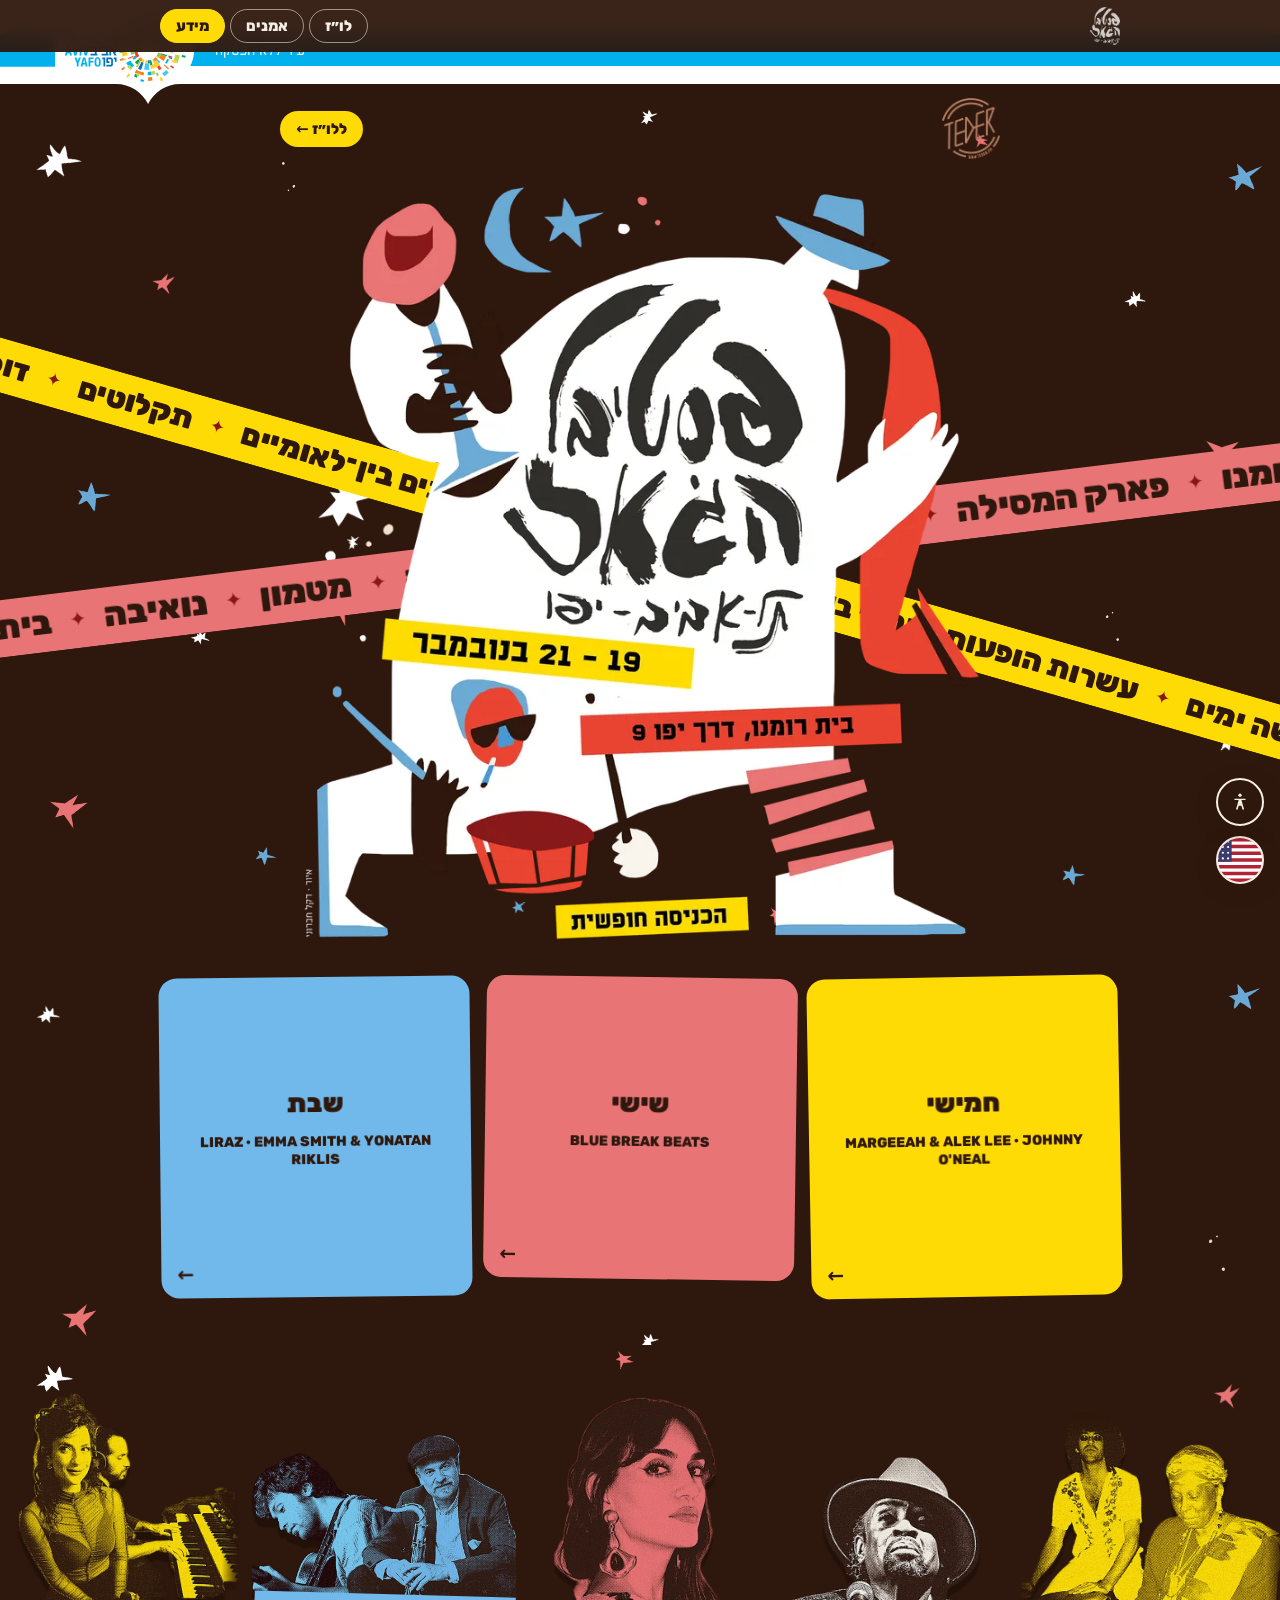
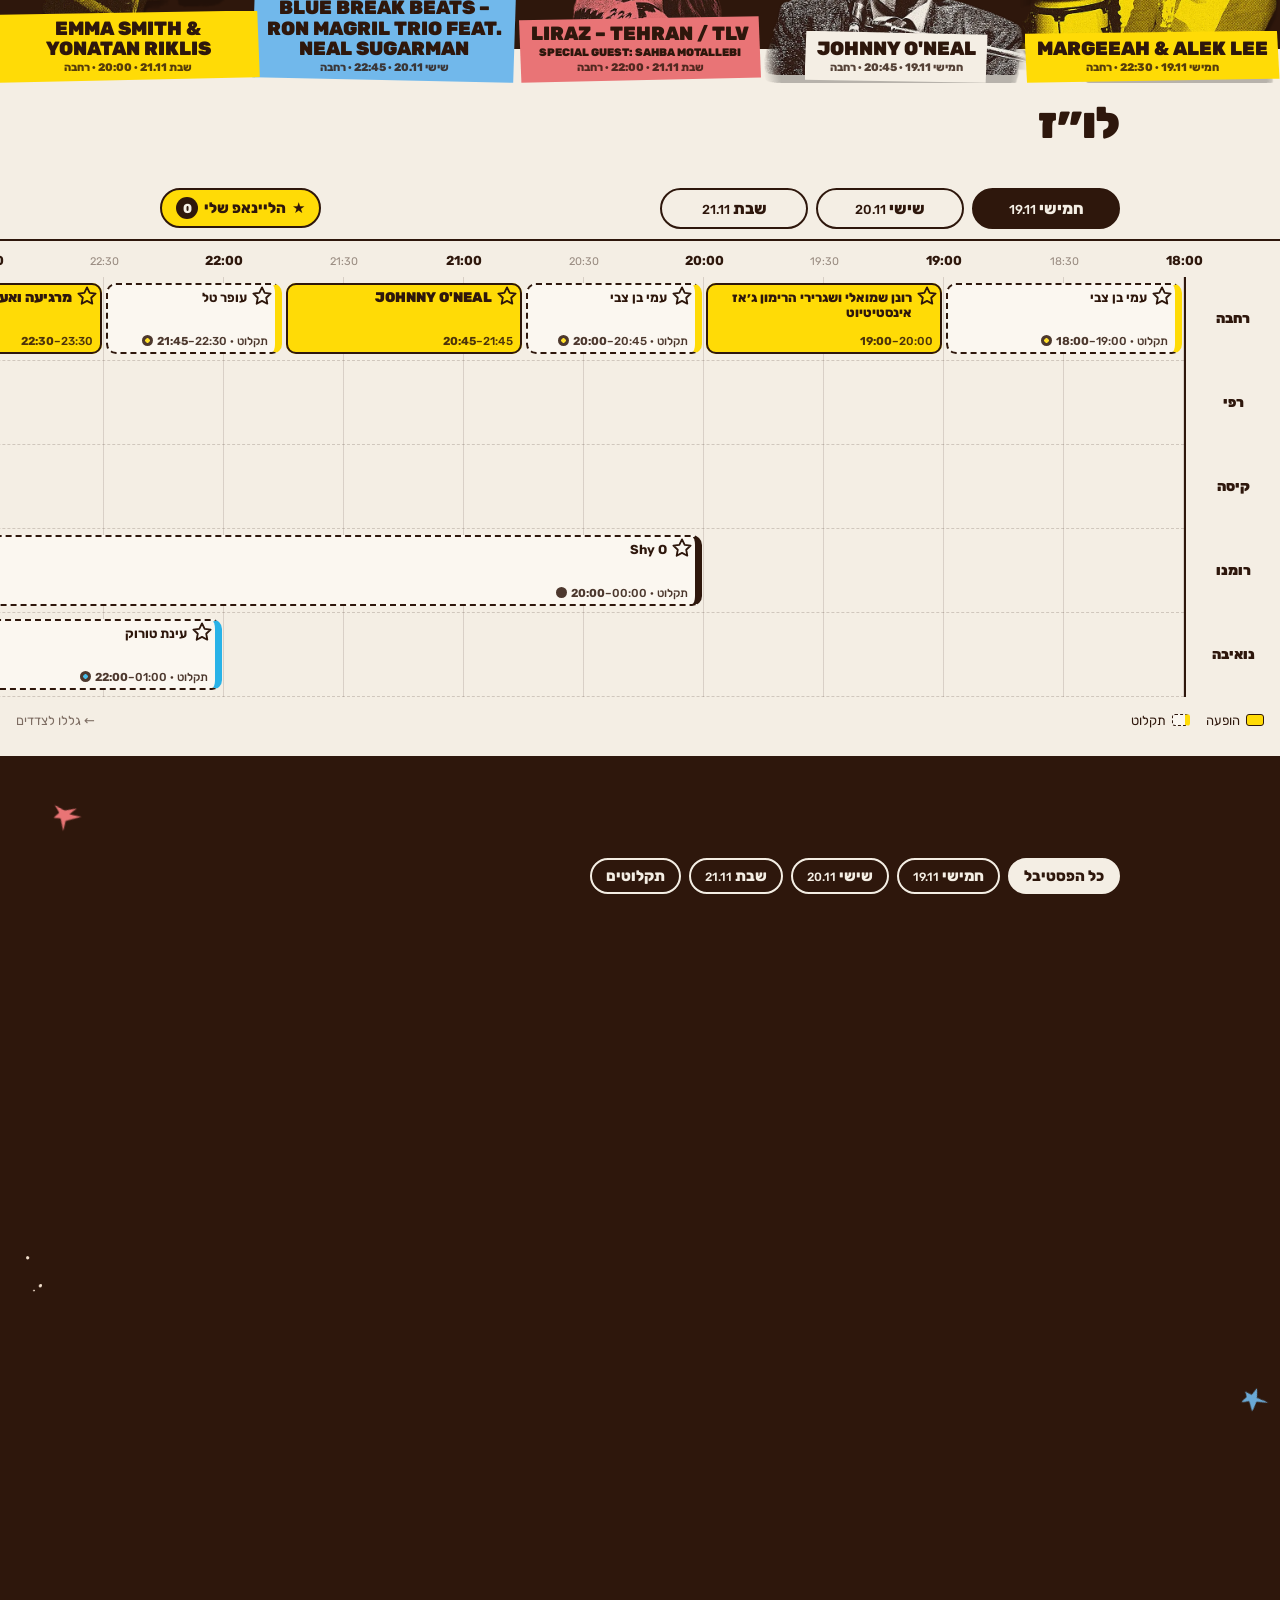
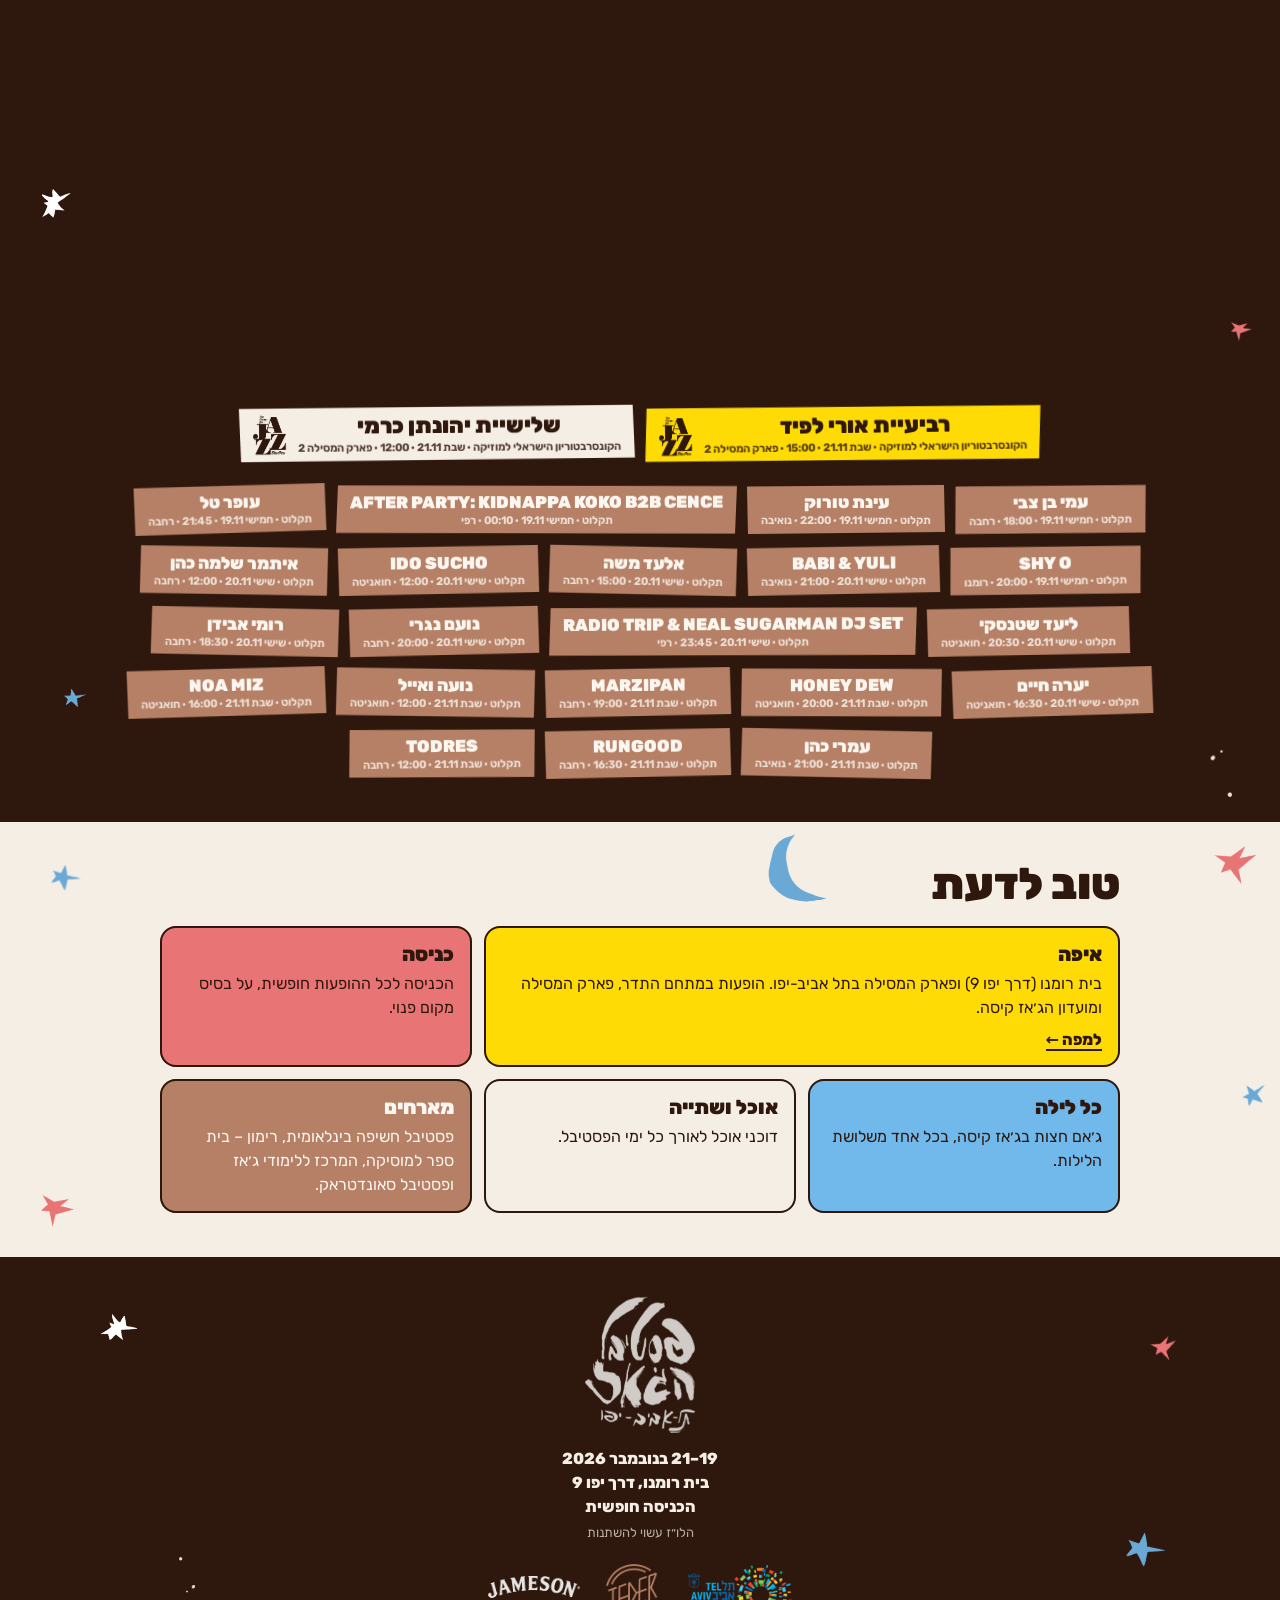
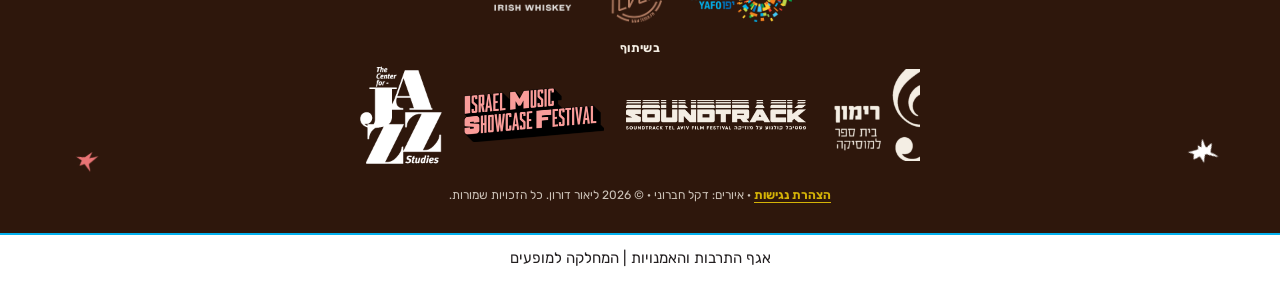
<file: index.html>
<!doctype html>
<html lang="he" dir="rtl">
<head>
<meta charset="utf-8">
<meta name="viewport" content="width=device-width, initial-scale=1, viewport-fit=cover">
<title>פסטיבל הג'אז תל אביב-יפו 2026</title>
<meta name="description" content="פסטיבל הג'אז תל אביב-יפו · 19–21 בנובמבר 2026 · בית רומנו, דרך יפו 9 · הכניסה חופשית">
<meta name="theme-color" content="#2E170C">
<meta property="og:title" content="פסטיבל הג'אז תל אביב-יפו 2026">
<meta property="og:description" content="19–21 בנובמבר · בית רומנו, דרך יפו 9 · הכניסה חופשית">
<link rel="canonical" href="https://tlvjazzfest26.com/">
<link rel="alternate" hreflang="he" href="https://tlvjazzfest26.com/">
<link rel="alternate" hreflang="en" href="https://tlvjazzfest26.com/en">
<meta property="og:type" content="website">
<meta property="og:url" content="https://tlvjazzfest26.com/">
<meta property="og:site_name" content="פסטיבל הג'אז תל אביב-יפו 2026">
<meta property="og:locale" content="he_IL">
<meta name="twitter:card" content="summary_large_image">
<link rel="alternate" hreflang="x-default" href="https://tlvjazzfest26.com/">
<meta property="og:image" content="https://tlvjazzfest26.com/assets/poster-1400.jpg">
<script type="application/ld+json">
{
 "@context": "https://schema.org",
 "@type": "Festival",
 "name": "פסטיבל הג'אז תל אביב-יפו 2026",
 "alternateName": "Tel Aviv-Yafo Jazz Festival 2026",
 "description": "פסטיבל הג'אז תל אביב-יפו · 19–21 בנובמבר 2026 · בית רומנו, דרך יפו 9 · הכניסה חופשית",
 "url": "https://tlvjazzfest26.com/",
 "inLanguage": "he",
 "image": [
  "https://tlvjazzfest26.com/assets/poster-1400.jpg"
 ],
 "startDate": "2026-11-19",
 "endDate": "2026-11-21",
 "eventStatus": "https://schema.org/EventScheduled",
 "eventAttendanceMode": "https://schema.org/OfflineEventAttendanceMode",
 "isAccessibleForFree": true,
 "offers": {
  "@type": "Offer",
  "price": "0",
  "priceCurrency": "ILS",
  "availability": "https://schema.org/InStock",
  "url": "https://tlvjazzfest26.com/"
 },
 "location": {
  "@type": "Place",
  "name": "בית רומנו",
  "address": {
   "@type": "PostalAddress",
   "streetAddress": "דרך יפו 9",
   "addressLocality": "תל אביב-יפו",
   "addressCountry": "IL"
  }
 }
}
</script>
<link rel="icon" href="favicon.ico" sizes="any">
<link rel="icon" type="image/png" href="favicon.png">
<link rel="apple-touch-icon" href="apple-touch-icon.png">
<link rel="preload" href="fonts/rubik.woff2" as="font" type="font/woff2" crossorigin>
<link rel="stylesheet" href="style.css?v=20261117b" onerror="var n=+(this.dataset.r||0);if(n<4){this.dataset.r=n+1;var h=this.href.split('&r=')[0],l=this;setTimeout(function(){l.href=h+'&r='+(n+1)+'-'+Date.now()},500*(n+1))}">
<link rel="preload" as="script" href="data.js?v=20261117b">
<link rel="preload" as="script" href="names.js?v=20261117b">
<link rel="preload" as="script" href="lineup.js?v=20261117b">
<link rel="preload" as="script" href="artists-info.js?v=20261117b">
<link rel="preload" as="script" href="app.js?v=20261117b">
<link rel="preload" as="script" href="a11y.js?v=20261117b">
</head>
<body>

<nav class="topnav" id="topnav" aria-label="ניווט">
  <a class="tn-home" href="#top" aria-label="לראש העמוד"><img src="assets/logo-cream.png" alt="" width="615" height="760"></a>
  <div class="tn-links">
    <a href="#schedule">לו״ז</a>
    <a href="#artists">אמנים</a>
    <a href="#info">מידע</a>
  </div>
</nav>

<a class="lang-fab" href="en" lang="en" hreflang="en" aria-label="English" title="English"><svg viewBox="0 0 38 20" preserveAspectRatio="xMidYMid slice" aria-hidden="true"><rect width="38" height="20" fill="#fff"/><path d="M0 0h38v1.54H0zM0 3.08h38v1.54H0zM0 6.15h38v1.54H0zM0 9.23h38v1.54H0zM0 12.31h38v1.54H0zM0 15.38h38v1.54H0zM0 18.46h38V20H0z" fill="#B22234"/><rect width="15.2" height="10.77" fill="#3C3B6E"/><g fill="#fff"><circle cx="1.6" cy="1.5" r=".5"/><circle cx="4.0" cy="1.5" r=".5"/><circle cx="6.4" cy="1.5" r=".5"/><circle cx="8.8" cy="1.5" r=".5"/><circle cx="11.2" cy="1.5" r=".5"/><circle cx="13.6" cy="1.5" r=".5"/><circle cx="1.6" cy="4.1" r=".5"/><circle cx="4.0" cy="4.1" r=".5"/><circle cx="6.4" cy="4.1" r=".5"/><circle cx="8.8" cy="4.1" r=".5"/><circle cx="11.2" cy="4.1" r=".5"/><circle cx="13.6" cy="4.1" r=".5"/><circle cx="1.6" cy="6.7" r=".5"/><circle cx="4.0" cy="6.7" r=".5"/><circle cx="6.4" cy="6.7" r=".5"/><circle cx="8.8" cy="6.7" r=".5"/><circle cx="11.2" cy="6.7" r=".5"/><circle cx="13.6" cy="6.7" r=".5"/><circle cx="1.6" cy="9.3" r=".5"/><circle cx="4.0" cy="9.3" r=".5"/><circle cx="6.4" cy="9.3" r=".5"/><circle cx="8.8" cy="9.3" r=".5"/><circle cx="11.2" cy="9.3" r=".5"/><circle cx="13.6" cy="9.3" r=".5"/></g></svg></a>

<div class="muni" role="region" aria-label="עיריית תל אביב-יפו"><div class="muni-bar" aria-hidden="true"></div><img class="muni-art" src="assets/muni/muni-band.svg" alt="עיריית תל אביב-יפו, עיר ללא הפסקה" width="470" height="159"><a class="muni-link" href="https://www.tel-aviv.gov.il" target="_blank" rel="noopener" aria-label="לאתר עיריית תל אביב-יפו, נפתח בחלון חדש"></a></div>

<header class="hero" id="top">
  <div class="sky" id="sky" aria-hidden="true"></div>
  <div class="hero-top">
    <img class="teder" src="assets/teder.png" alt="Teder">
    <a class="pill-link" href="#schedule">ללו״ז ←</a>
  </div>
  <h1 class="poster">
    <img class="poster-stars" src="assets/poster-stars-800.png" srcset="assets/poster-stars-800.webp 800w, assets/poster-stars-1400.webp 1400w" sizes="(min-width: 760px) 720px, 100vw" width="1400" height="1523" alt="" aria-hidden="true">
    <div class="ribbon" aria-label="במות הפסטיבל">
      <div class="rb-track" id="rb-track">
        <span>בית רומנו</span><i>✦</i><span>פארק המסילה</span><i>✦</i><span>רחבה</span><i>✦</i><span>רפי</span><i>✦</i><span>חואניטה</span><i>✦</i><span>קיסה</span><i>✦</i><span>מטמון</span><i>✦</i><span>נואיבה</span><i>✦</i>
      </div>
    </div>
    <div class="ribbon ribbon-info" aria-hidden="true">
      <div class="rb-track" id="rb-info"><span><b>שלושה ימים</b></span><i>✦</i><span>עשרות הופעות ברחבי בית רומנו ופארק המסילה</span><i>✦</i><span>אמנים בין־לאומיים</span><i>✦</i><span>תקלוטים</span><i>✦</i><span>דוכני אוכל</span><i>✦</i></div>
    </div>
    <picture>
      <source type="image/webp" srcset="assets/poster-art-800.webp 800w, assets/poster-art-1400.webp 1400w" sizes="(min-width: 760px) 720px, 100vw">
      <img src="assets/poster-art-800.png" srcset="assets/poster-art-800.png 800w, assets/poster-art-1400.png 1400w" sizes="(min-width: 760px) 720px, 100vw"
           width="1400" height="1523" alt="פסטיבל הג'אז תל אביב-יפו · 19–21 בנובמבר · בית רומנו, דרך יפו 9 · הכניסה חופשית" fetchpriority="high">
    </picture>
  </h1>
</header>


<section class="about">
  <p><b>שלושה ימים</b>&nbsp;<i>·</i> עשרות הופעות ברחבי בית רומנו ופארק המסילה&nbsp;<i>·</i> <span class="nw">אמנים בין־לאומיים</span>&nbsp;<i>·</i> תקלוטים&nbsp;<i>·</i> דוכני אוכל</p>
</section>

<section class="days" id="days" aria-labelledby="days-title">
  <h2 id="days-title" class="sr-only">שלושה ערבים</h2>
  <div class="day-cards" id="day-cards"></div>
</section>

<section class="headliners" aria-labelledby="hl-title">
  <h2 id="hl-title" class="sr-only">ההדליינרים</h2>
  <ul class="hl-list" id="hl-list"></ul>
</section>

<section class="schedule" id="schedule" aria-labelledby="sch-title">
  <div class="sch-head">
    <h2 id="sch-title" class="section-title dark">לו״ז</h2>
    <p class="hint">הקישו על <b>☆</b> כדי להוסיף הופעה לליינאפ שלכם</p>
  </div>

  <div class="controls" id="controls">
    <div class="tabs" role="tablist" id="tabs">
      <button role="tab" data-day="thu">חמישי <small>19.11</small></button>
      <button role="tab" data-day="fri">שישי <small>20.11</small></button>
      <button role="tab" data-day="sat">שבת <small>21.11</small></button>
    </div>
    <button class="mine" id="mine" aria-pressed="false"><span class="mine-star">★</span> <span class="mine-label">הליינאפ שלי</span> <span class="count" id="count">0</span></button>
  </div>

  <div id="grid-view">
    <div class="scroller" id="scroller">
      <div class="grid" id="grid"></div>
    </div>
    <div class="legend">
      <span><i class="lg lg-live"></i>הופעה</span>
      <span><i class="lg lg-dj"></i>תקלוט</span>
      <span class="swipe">← גללו לצדדים</span>
    </div>
  </div>

  <div id="mine-view" hidden></div>
</section>

<section class="artists" id="artists" aria-labelledby="ar-title">
  <h2 id="ar-title" class="section-title">האמנים</h2>
  <div class="ar-filters" role="tablist" id="ar-filters">
    <button role="tab" data-f="all" aria-selected="true">כל הפסטיבל</button>
    <button role="tab" data-f="thu">חמישי <small>19.11</small></button>
    <button role="tab" data-f="fri">שישי <small>20.11</small></button>
    <button role="tab" data-f="sat">שבת <small>21.11</small></button>
    <button role="tab" data-f="dj">תקלוטים</button>
  </div>
  <ul class="ar-list" id="ar-list"></ul>
</section>

<section class="info" id="info" aria-labelledby="info-title">
  <h2 id="info-title" class="section-title dark">טוב לדעת</h2>
  <div class="info-grid">
    <div class="info-card c-yellow">
      <h3>איפה</h3>
      <p>בית רומנו (דרך יפו 9) ופארק המסילה בתל אביב-יפו. הופעות במתחם התדר, פארק המסילה ומועדון הג׳אז קיסה.</p>
      <a class="info-link" href="https://www.google.com/maps/search/?api=1&amp;query=%D7%91%D7%99%D7%AA+%D7%A8%D7%95%D7%9E%D7%A0%D7%95+%D7%93%D7%A8%D7%9A+%D7%99%D7%A4%D7%95+9+%D7%AA%D7%9C+%D7%90%D7%91%D7%99%D7%91" target="_blank" rel="noopener">למפה ←</a>
    </div>
    <div class="info-card c-pink">
      <h3>כניסה</h3>
      <p>הכניסה לכל ההופעות חופשית, על בסיס מקום פנוי.</p>
    </div>
    <div class="info-card c-blue">
      <h3>כל לילה</h3>
      <p>ג׳אם חצות בג׳אז קיסה, בכל אחד משלושת הלילות.</p>
    </div>
    <div class="info-card c-cream">
      <h3>אוכל ושתייה</h3>
      <p>דוכני אוכל לאורך כל ימי הפסטיבל.</p>
    </div>
    <div class="info-card c-tan">
      <h3>מארחים</h3>
      <p>פסטיבל חשיפה בינלאומית, רימון – בית ספר למוסיקה, המרכז ללימודי ג׳אז ופסטיבל סאונדטראק.</p>
    </div>
  </div>
</section>

<footer class="footer">
  <img class="logo-small" src="assets/logo-cream.png" alt="" width="615" height="760">
  <p class="f-dates">19–21 בנובמבר 2026<br>בית רומנו, דרך יפו 9<br>הכניסה חופשית</p>
  <p class="f-note">הלו״ז עשוי להשתנות</p>
  <div class="partners">
    <img src="assets/partners/tlv-muni.png" alt="עיריית תל אביב-יפו" class="p-tlv" width="520" height="284">
    <img src="assets/teder.png" alt="Teder" class="p-teder">
    <img src="assets/jameson.png" alt="Jameson" class="p-jameson">
  </div>
  <p class="p-label">בשיתוף</p>
  <div class="partners collab">
    <img src="assets/partners/rimon.png" alt="רימון – בית ספר למוסיקה" class="p-rimon" width="300" height="300">
    <img src="assets/partners/soundtrack-wide.png" alt="Soundtrack – פסטיבל קולנוע על מוזיקה" class="p-soundtrack" width="640" height="106">
    <img src="assets/partners/imsf.png" alt="פסטיבל חשיפה – Israel Music Showcase Festival" class="p-imsf" width="560" height="215">
    <img src="assets/partners/csj-white.png" alt="המרכז ללימודי ג׳אז" class="p-csj" width="246" height="300">
  </div>
  <p class="f-legal"><a href="accessibility.html">הצהרת נגישות</a><span aria-hidden="true"> · </span>איורים: דקל חברוני<span aria-hidden="true"> · </span>© 2026 ליאור דורון. כל הזכויות שמורות.</p>
</footer>
<div class="muni-foot" role="region" aria-label="הפקה"><p class="mf-text">אגף התרבות והאמנויות | המחלקה למופעים</p></div>

<dialog class="artist" id="artist" aria-labelledby="artist-title" autofocus tabindex="-1">
  <div class="a-sheet">
    <button class="a-close" aria-label="סגירה">✕</button>
    <div id="artist-body"></div>
    <div class="a-bar" aria-hidden="true"><div class="a-thumb"></div></div>
  </div>
</dialog>


<script>
// Loads the scripts in order; a file that fails (e.g. a brief 503 from the host) is retried up to 4 times.
(function () {
  var q = "?v=20261117b", files = ["data.js", "names.js", "lineup.js", "artists-info.js", "app.js", "a11y.js"], i = 0;
  function go(n) {
    if (i >= files.length) return;
    var s = document.createElement("script");
    s.src = files[i] + q + (n ? "&r=" + n + "-" + Date.now() : "");
    s.async = false;
    s.onload = function () { i++; go(0); };
    s.onerror = function () { s.remove(); if (n < 4) setTimeout(function () { go(n + 1); }, 500 * (n + 1)); else { i++; go(0); } };
    document.body.appendChild(s);
  }
  go(0);
})();
</script>
<!-- Cloudflare Web Analytics --><script type='module' src='https://static.cloudflareinsights.com/beacon.min.js' data-cf-beacon='{"token": "c4f76a6f6a6c406689805dda55ef9c92"}'></script><!-- End Cloudflare Web Analytics -->
</body>
</html>
</file>
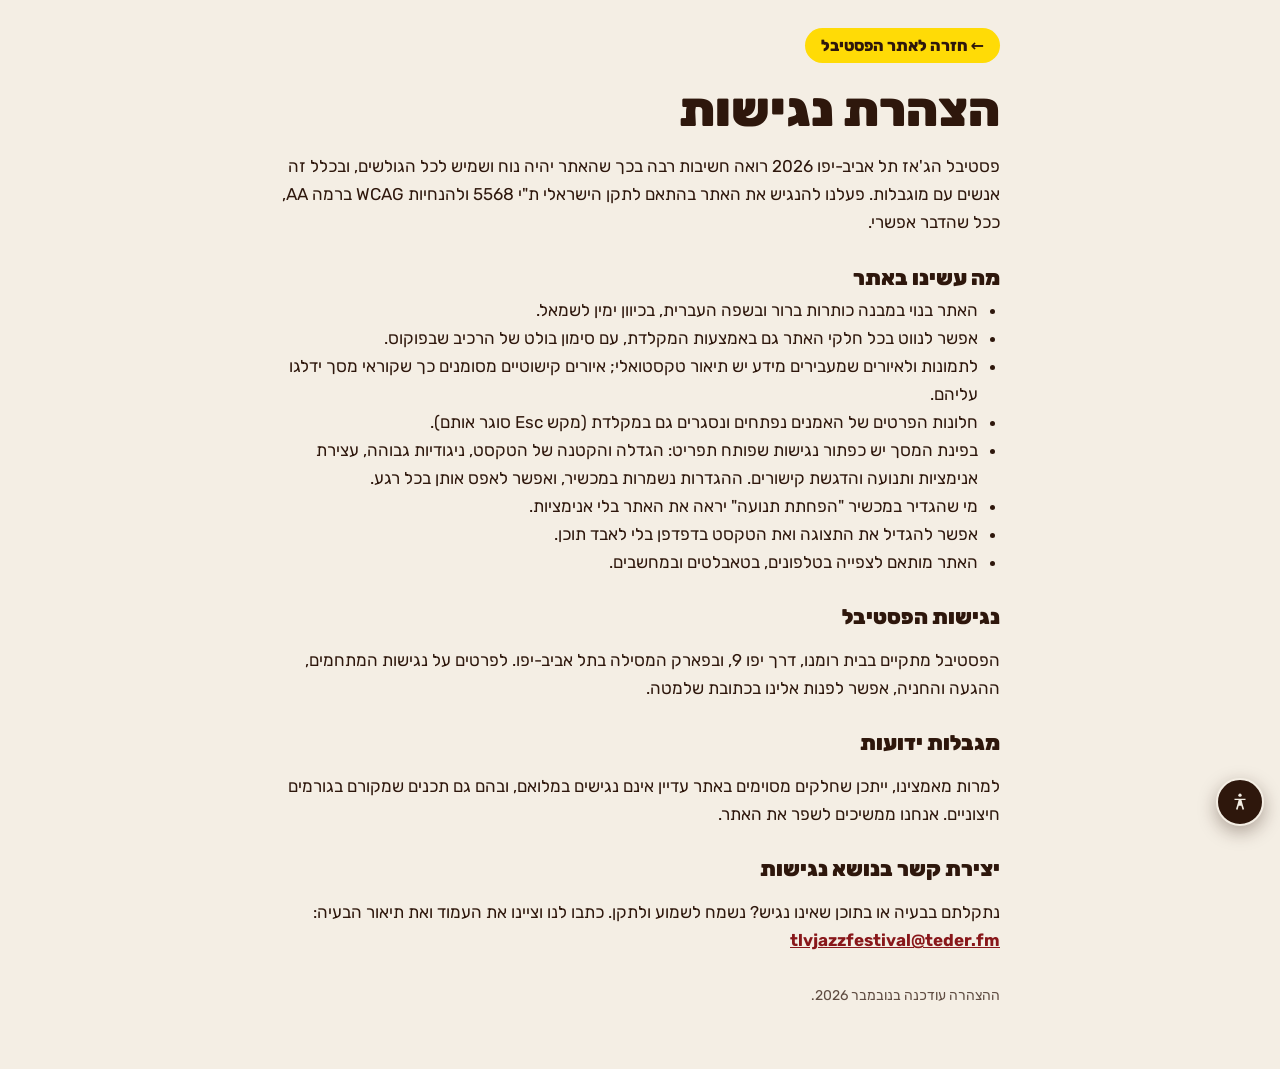
<file: accessibility.html>
<!doctype html>
<html lang="he" dir="rtl">
<head>
<meta charset="utf-8">
<meta name="viewport" content="width=device-width, initial-scale=1, viewport-fit=cover">
<title>הצהרת נגישות · פסטיבל הג'אז תל אביב-יפו 2026</title>
<meta name="description" content="הצהרת הנגישות של אתר פסטיבל הג'אז תל אביב-יפו 2026">
<link rel="canonical" href="https://tlvjazzfest26.com/accessibility.html">
<meta name="theme-color" content="#2E170C">
<link rel="icon" href="favicon.ico" sizes="any">
<link rel="stylesheet" href="style.css?v=20261117b" onerror="var n=+(this.dataset.r||0);if(n<4){this.dataset.r=n+1;var h=this.href.split('&r=')[0],l=this;setTimeout(function(){l.href=h+'&r='+(n+1)+'-'+Date.now()},500*(n+1))}">
<style>
  .a11y { background: var(--cream); color: var(--brown); min-height: 100vh; padding: 28px 18px 48px; }
  .a11y-in { max-width: 720px; margin: 0 auto; }
  .a11y a.back { display: inline-block; color: var(--brown); background: var(--yellow); font-weight: 800; text-decoration: none; padding: 8px 16px; border-radius: 999px; }
  .a11y h1 { font-weight: 900; font-size: clamp(32px, 7vw, 48px); line-height: 1.05; margin: 22px 0 6px; }
  .a11y h2 { font-weight: 900; font-size: 21px; margin: 28px 0 6px; }
  .a11y p, .a11y li { font-size: 17px; line-height: 1.65; }
  .a11y ul { padding-inline-start: 22px; margin: 6px 0; }
  .a11y .updated { font-size: 14px; opacity: .75; margin-top: 30px; }
  .a11y a { color: var(--red); font-weight: 700; }
  .a11y a:focus-visible, .a11y a.back:focus-visible { outline: 3px solid var(--cyan); outline-offset: 3px; }
</style>
</head>
<body>
<main class="a11y">
  <div class="a11y-in">
    <a class="back" href="./">← חזרה לאתר הפסטיבל</a>
    <h1>הצהרת נגישות</h1>
    <p>פסטיבל הג'אז תל אביב-יפו 2026 רואה חשיבות רבה בכך שהאתר יהיה נוח ושמיש לכל הגולשים, ובכלל זה אנשים עם מוגבלות. פעלנו להנגיש את האתר בהתאם לתקן הישראלי ת"י 5568 ולהנחיות WCAG ברמה AA, ככל שהדבר אפשרי.</p>

    <h2>מה עשינו באתר</h2>
    <ul>
      <li>האתר בנוי במבנה כותרות ברור ובשפה העברית, בכיוון ימין לשמאל.</li>
      <li>אפשר לנווט בכל חלקי האתר גם באמצעות המקלדת, עם סימון בולט של הרכיב שבפוקוס.</li>
      <li>לתמונות ולאיורים שמעבירים מידע יש תיאור טקסטואלי; איורים קישוטיים מסומנים כך שקוראי מסך ידלגו עליהם.</li>
      <li>חלונות הפרטים של האמנים נפתחים ונסגרים גם במקלדת (מקש Esc סוגר אותם).</li>
      <li>בפינת המסך יש כפתור נגישות שפותח תפריט: הגדלה והקטנה של הטקסט, ניגודיות גבוהה, עצירת אנימציות ותנועה והדגשת קישורים. ההגדרות נשמרות במכשיר, ואפשר לאפס אותן בכל רגע.</li>
      <li>מי שהגדיר במכשיר "הפחתת תנועה" יראה את האתר בלי אנימציות.</li>
      <li>אפשר להגדיל את התצוגה ואת הטקסט בדפדפן בלי לאבד תוכן.</li>
      <li>האתר מותאם לצפייה בטלפונים, בטאבלטים ובמחשבים.</li>
    </ul>

    <h2>נגישות הפסטיבל</h2>
    <p>הפסטיבל מתקיים בבית רומנו, דרך יפו 9, ובפארק המסילה בתל אביב-יפו. לפרטים על נגישות המתחמים, ההגעה והחניה, אפשר לפנות אלינו בכתובת שלמטה.</p>

    <h2>מגבלות ידועות</h2>
    <p>למרות מאמצינו, ייתכן שחלקים מסוימים באתר עדיין אינם נגישים במלואם, ובהם גם תכנים שמקורם בגורמים חיצוניים. אנחנו ממשיכים לשפר את האתר.</p>

    <h2>יצירת קשר בנושא נגישות</h2>
    <p>נתקלתם בבעיה או בתוכן שאינו נגיש? נשמח לשמוע ולתקן. כתבו לנו וציינו את העמוד ואת תיאור הבעיה:<br>
      <a href="mailto:tlvjazzfestival@teder.fm">tlvjazzfestival@teder.fm</a></p>

    <p class="updated">ההצהרה עודכנה בנובמבר 2026.</p>
  </div>
</main>
<script src="a11y.js?v=20261117b" onerror="var n=+(this.dataset.r||0);if(n<4){var s=document.createElement('script');s.src='a11y.js?v=20261117b&r='+(n+1)+'-'+Date.now();s.dataset.r=n+1;s.onerror=this.onerror;this.remove();setTimeout(function(){document.body.appendChild(s)},500*(n+1))}"></script>
<!-- Cloudflare Web Analytics --><script type='module' src='https://static.cloudflareinsights.com/beacon.min.js' data-cf-beacon='{"token": "c4f76a6f6a6c406689805dda55ef9c92"}'></script><!-- End Cloudflare Web Analytics -->
</body>
</html>
</file>
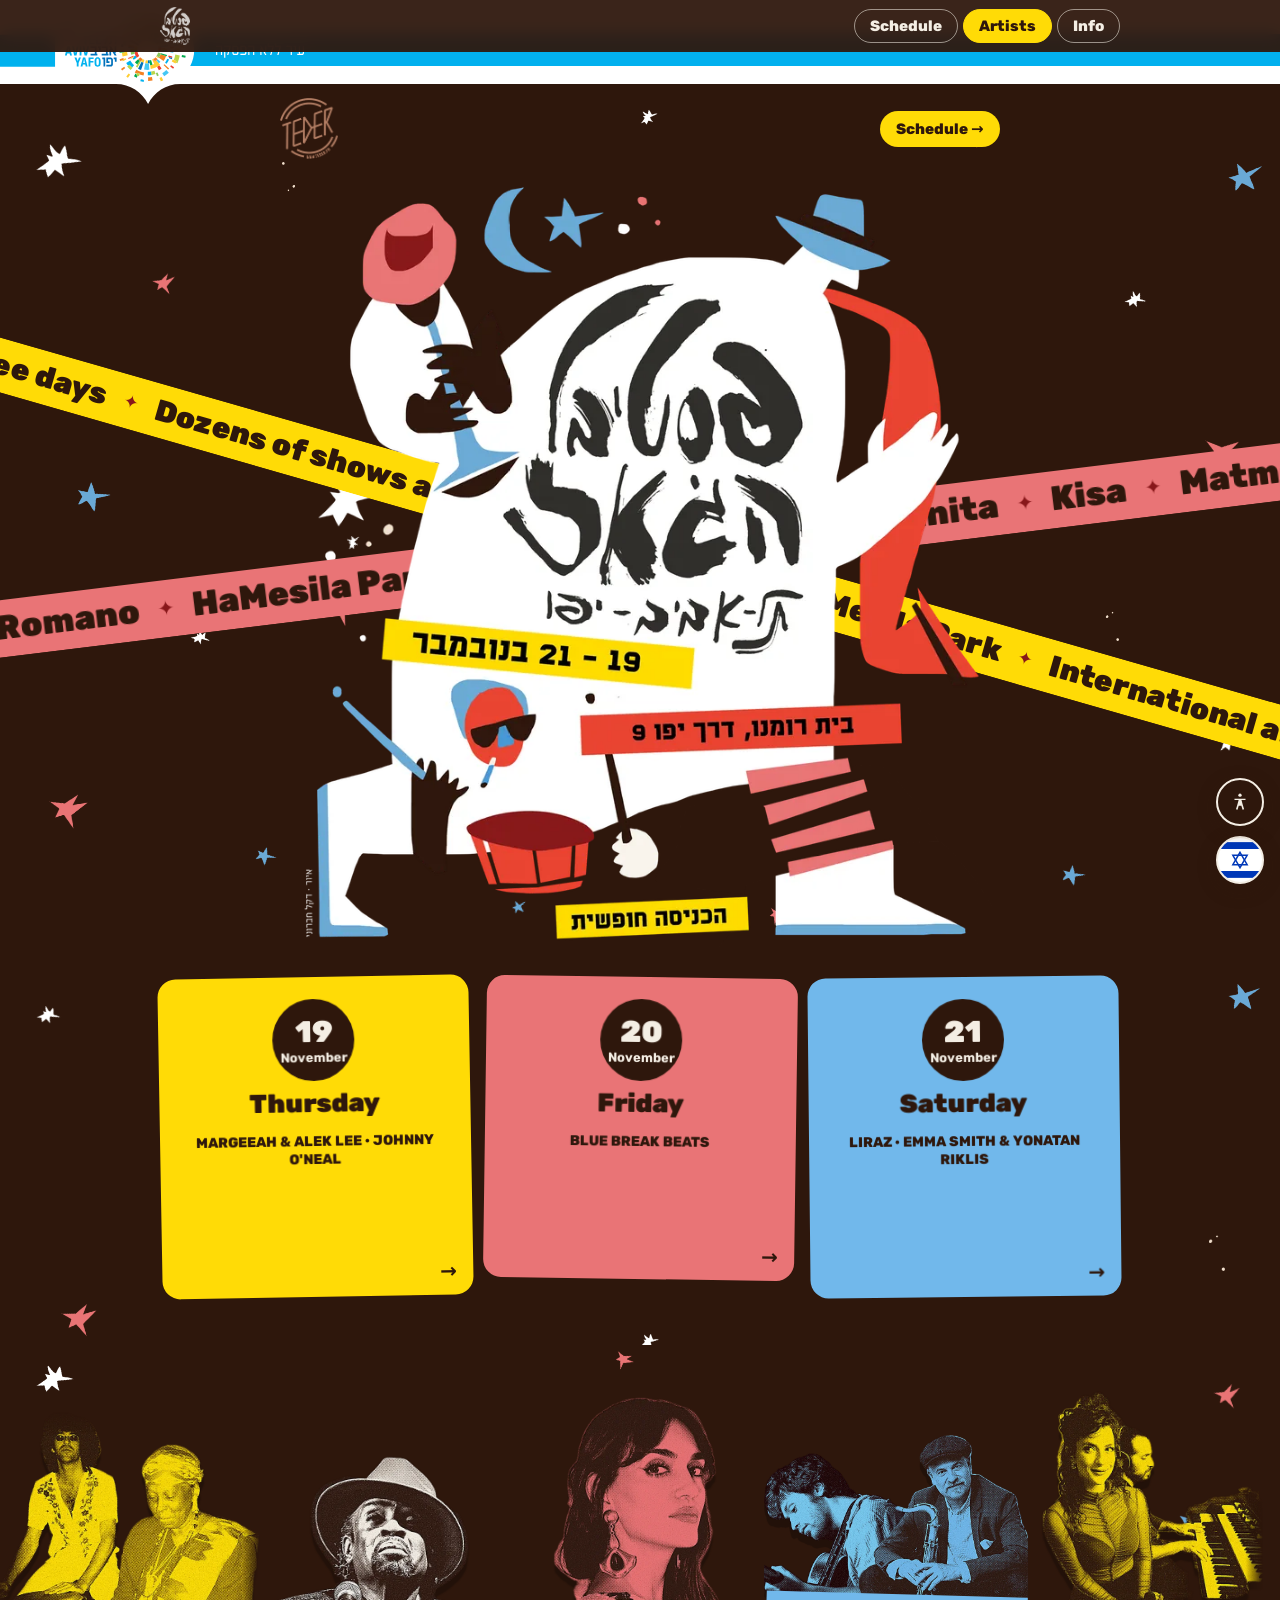
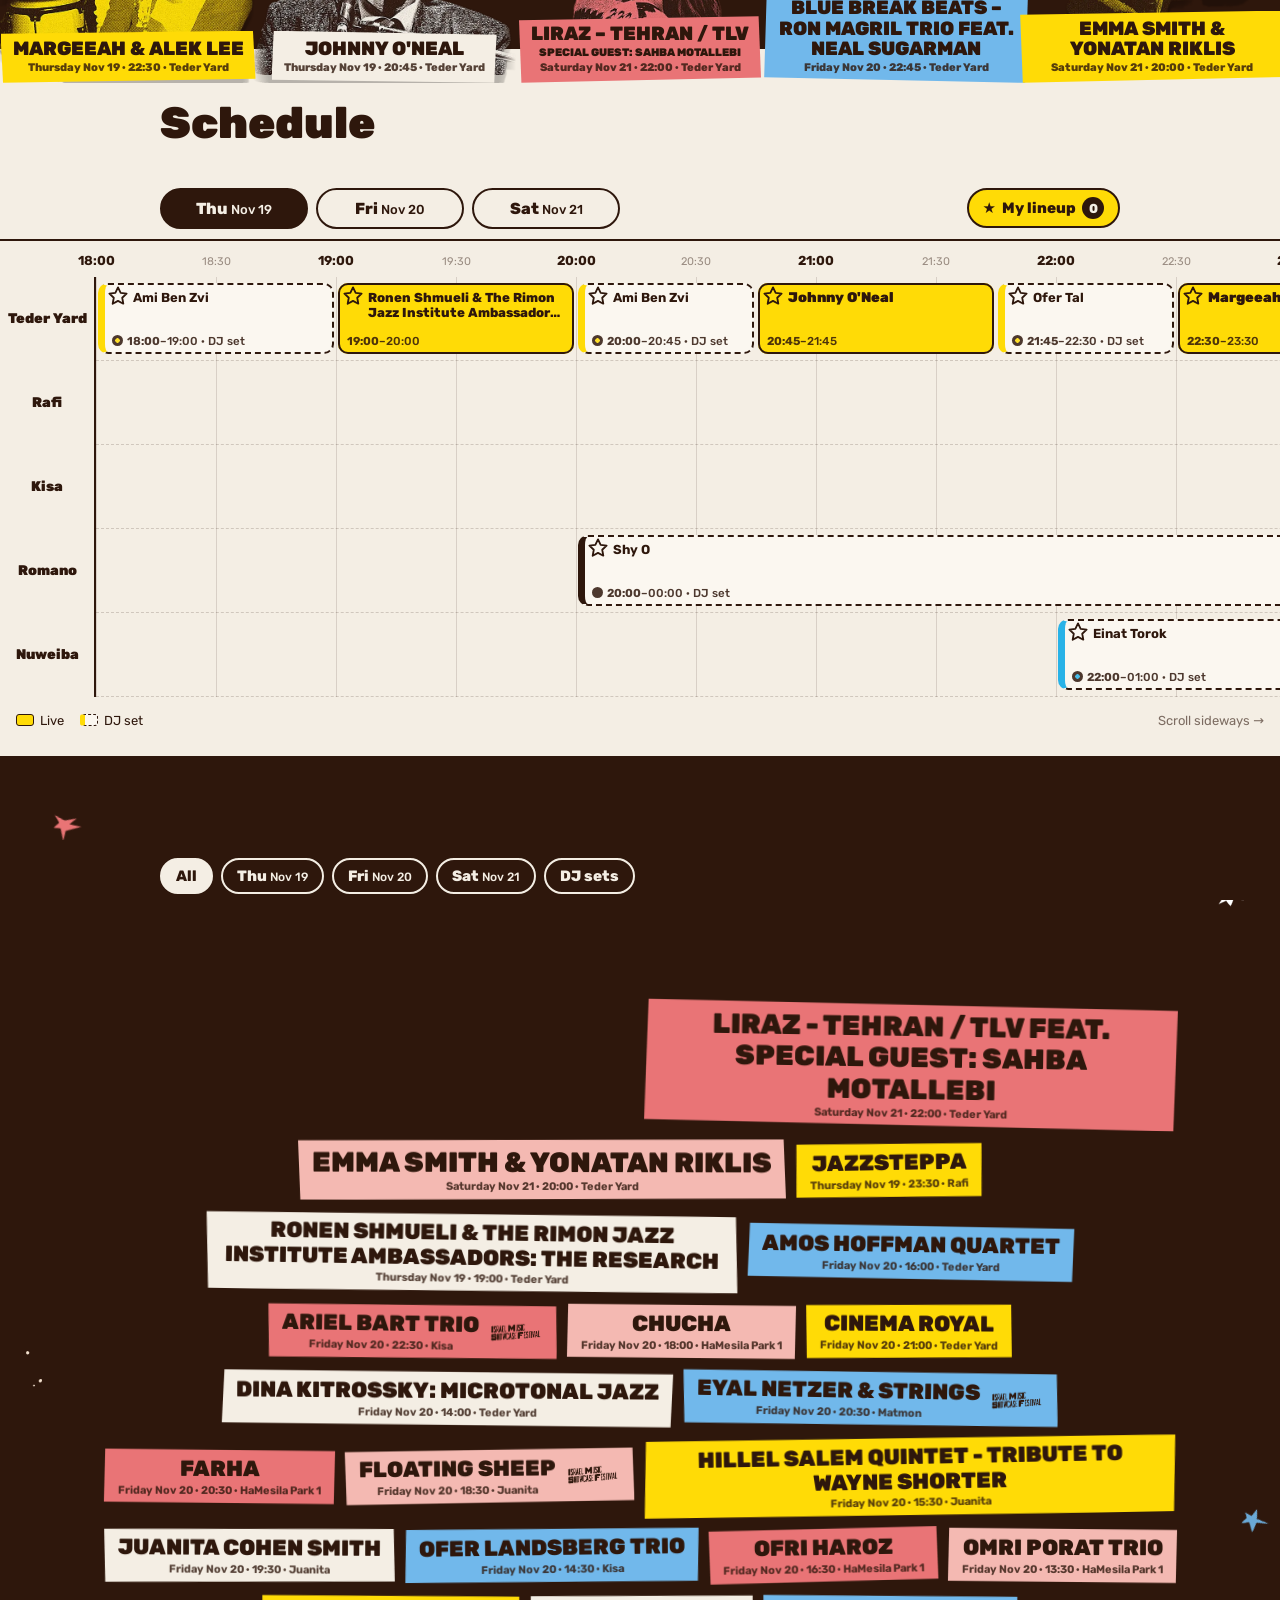
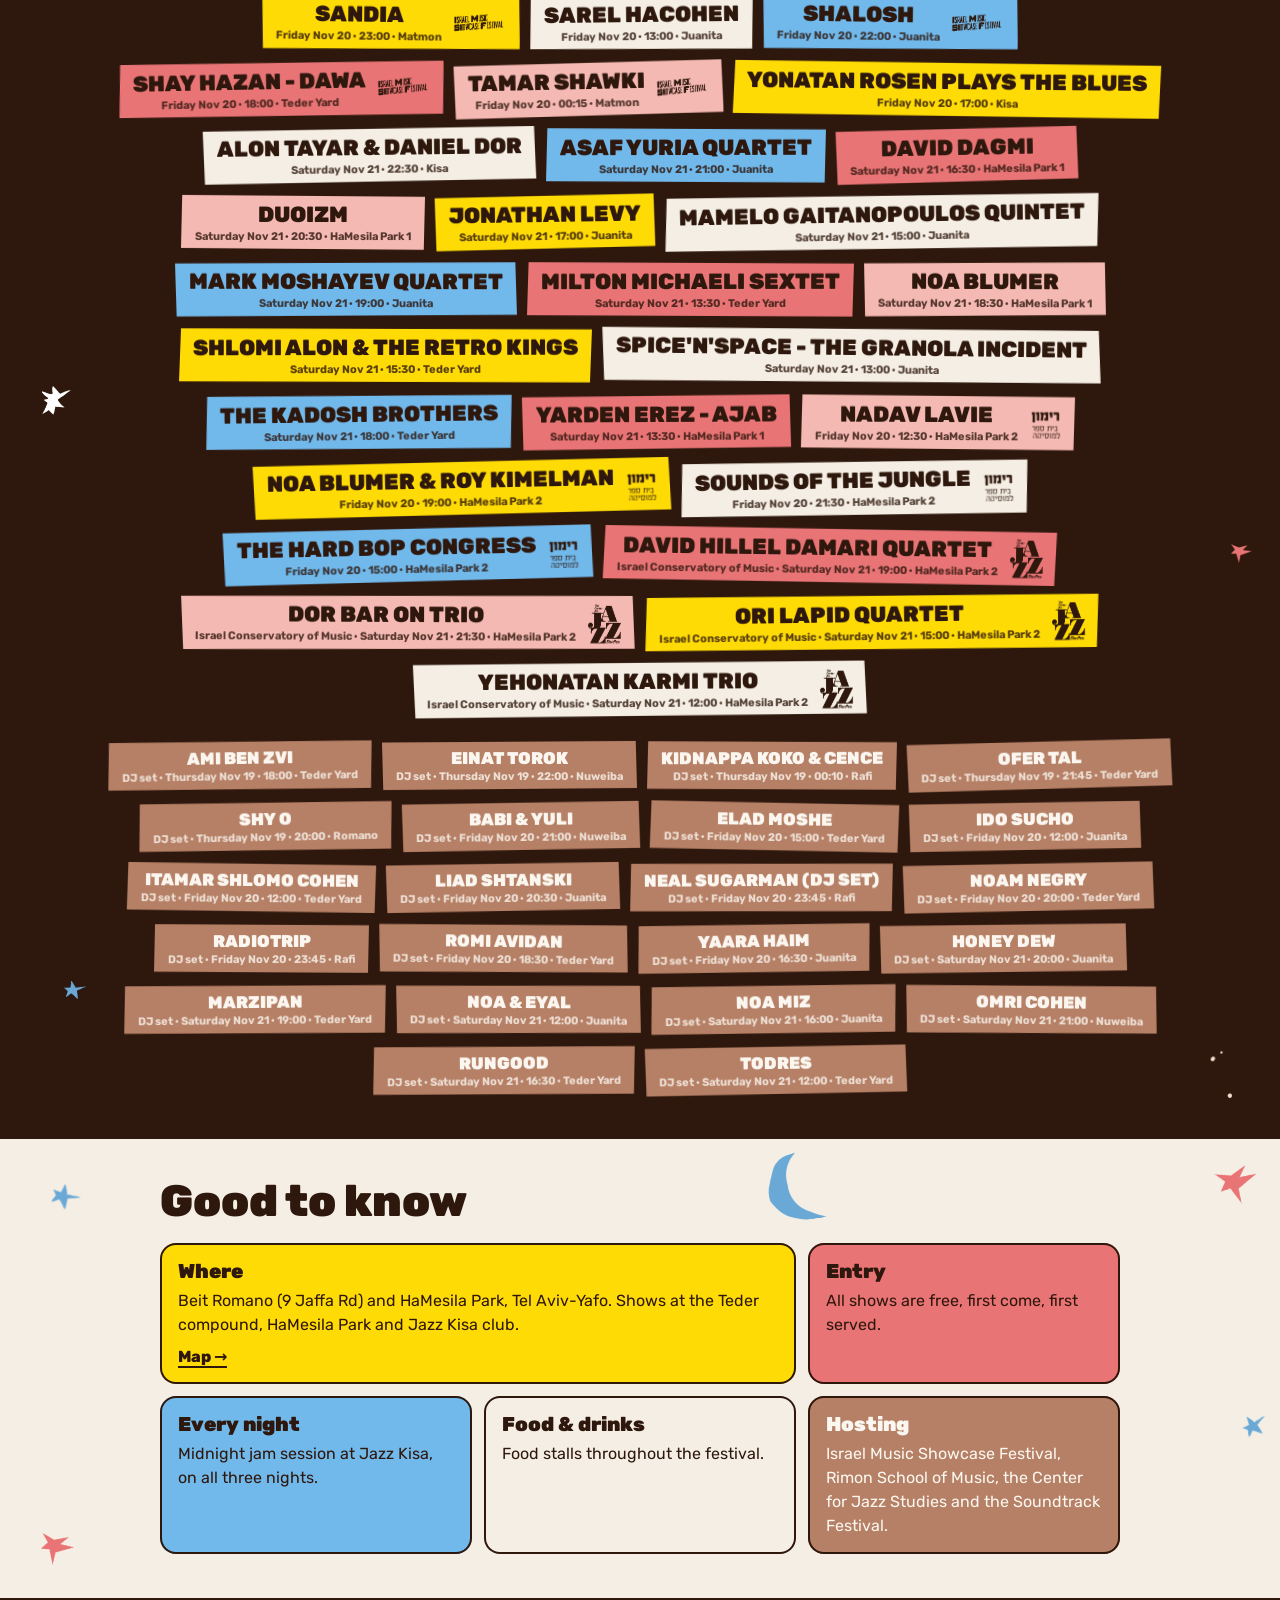
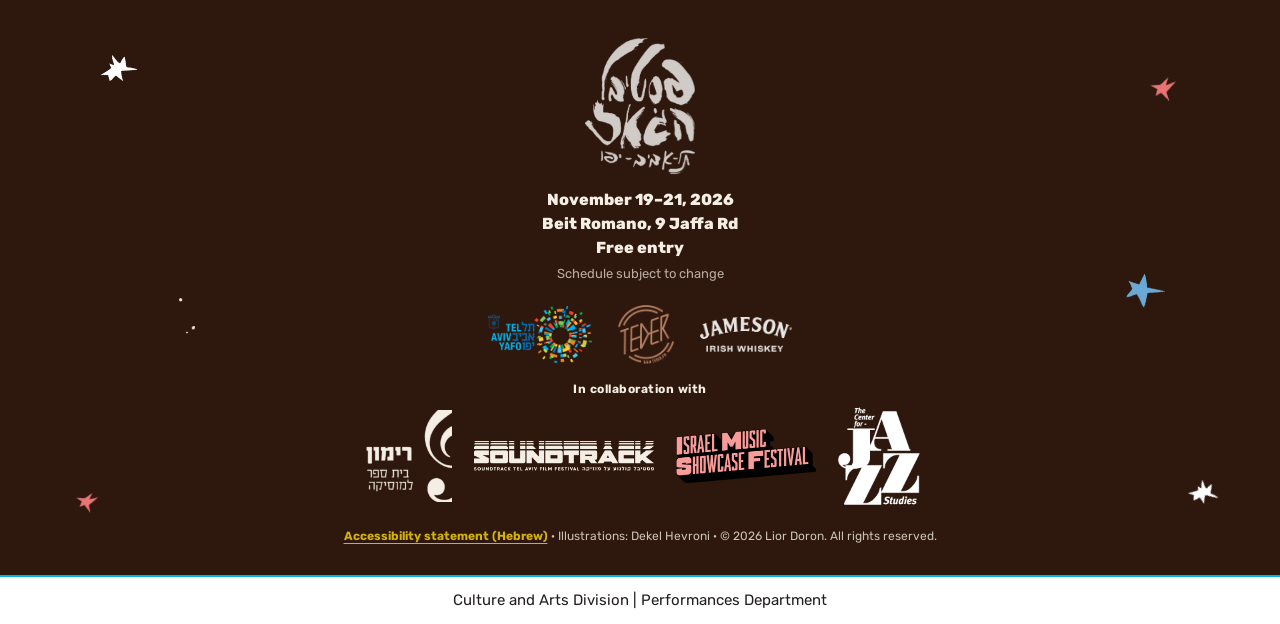
<file: en.html>
<!doctype html>
<html lang="en" dir="ltr">
<head>
<meta charset="utf-8">
<meta name="viewport" content="width=device-width, initial-scale=1, viewport-fit=cover">
<title>Tel Aviv-Yafo Jazz Festival 2026</title>
<meta name="description" content="Tel Aviv-Yafo Jazz Festival · November 19–21, 2026 · Beit Romano, 9 Jaffa Rd · Free entry">
<meta name="theme-color" content="#2E170C">
<meta property="og:title" content="Tel Aviv-Yafo Jazz Festival 2026">
<meta property="og:description" content="November 19–21 · Beit Romano, 9 Jaffa Rd · Free entry">
<link rel="canonical" href="https://tlvjazzfest26.com/en">
<link rel="alternate" hreflang="he" href="https://tlvjazzfest26.com/">
<link rel="alternate" hreflang="en" href="https://tlvjazzfest26.com/en">
<meta property="og:type" content="website">
<meta property="og:url" content="https://tlvjazzfest26.com/en">
<meta property="og:site_name" content="Tel Aviv-Yafo Jazz Festival 2026">
<meta property="og:locale" content="en_US">
<meta name="twitter:card" content="summary_large_image">
<link rel="alternate" hreflang="x-default" href="https://tlvjazzfest26.com/">
<meta property="og:image" content="https://tlvjazzfest26.com/assets/poster-1400.jpg">
<script type="application/ld+json">
{
 "@context": "https://schema.org",
 "@type": "Festival",
 "name": "Tel Aviv-Yafo Jazz Festival 2026",
 "alternateName": "פסטיבל הג'אז תל אביב-יפו 2026",
 "description": "Tel Aviv-Yafo Jazz Festival · November 19–21, 2026 · Beit Romano, 9 Jaffa Rd · Free entry",
 "url": "https://tlvjazzfest26.com/en",
 "inLanguage": "en",
 "image": [
  "https://tlvjazzfest26.com/assets/poster-1400.jpg"
 ],
 "startDate": "2026-11-19",
 "endDate": "2026-11-21",
 "eventStatus": "https://schema.org/EventScheduled",
 "eventAttendanceMode": "https://schema.org/OfflineEventAttendanceMode",
 "isAccessibleForFree": true,
 "offers": {
  "@type": "Offer",
  "price": "0",
  "priceCurrency": "ILS",
  "availability": "https://schema.org/InStock",
  "url": "https://tlvjazzfest26.com/en"
 },
 "location": {
  "@type": "Place",
  "name": "Beit Romano",
  "address": {
   "@type": "PostalAddress",
   "streetAddress": "9 Jaffa Rd",
   "addressLocality": "Tel Aviv-Yafo",
   "addressCountry": "IL"
  }
 }
}
</script>
<link rel="icon" href="favicon.ico" sizes="any">
<link rel="icon" type="image/png" href="favicon.png">
<link rel="apple-touch-icon" href="apple-touch-icon.png">
<link rel="preload" href="fonts/rubik.woff2" as="font" type="font/woff2" crossorigin>
<link rel="stylesheet" href="style.css?v=20261117b" onerror="var n=+(this.dataset.r||0);if(n<4){this.dataset.r=n+1;var h=this.href.split('&r=')[0],l=this;setTimeout(function(){l.href=h+'&r='+(n+1)+'-'+Date.now()},500*(n+1))}">
<link rel="preload" as="script" href="data.js?v=20261117b">
<link rel="preload" as="script" href="names.js?v=20261117b">
<link rel="preload" as="script" href="lineup.js?v=20261117b">
<link rel="preload" as="script" href="artists-info.js?v=20261117b">
<link rel="preload" as="script" href="app.js?v=20261117b">
<link rel="preload" as="script" href="a11y.js?v=20261117b">
</head>
<body>

<nav class="topnav" id="topnav" aria-label="Navigation">
  <a class="tn-home" href="#top" aria-label="Back to top"><img src="assets/logo-cream.png" alt="" width="615" height="760"></a>
  <div class="tn-links">
    <a href="#schedule">Schedule</a>
    <a href="#artists">Artists</a>
    <a href="#info">Info</a>
  </div>
</nav>

<a class="lang-fab" href="./" lang="he" hreflang="he" aria-label="עברית" title="עברית"><svg viewBox="0 0 220 160" preserveAspectRatio="xMidYMid slice" aria-hidden="true"><rect width="220" height="160" fill="#fff"/><rect y="15" width="220" height="25" fill="#0038B8"/><rect y="120" width="220" height="25" fill="#0038B8"/><g fill="none" stroke="#0038B8" stroke-width="5.5"><path d="M110 52 136 97H84z"/><path d="M110 108 84 63h52z"/></g></svg></a>

<div class="muni" role="region" aria-label="Tel Aviv-Yafo Municipality"><div class="muni-bar" aria-hidden="true"></div><img class="muni-art" src="assets/muni/muni-band.svg" alt="Tel Aviv-Yafo Municipality, the non-stop city" width="470" height="159"><a class="muni-link" href="https://www.tel-aviv.gov.il" target="_blank" rel="noopener" aria-label="Tel Aviv-Yafo Municipality website, opens in a new window"></a></div>

<header class="hero" id="top">
  <div class="sky" id="sky" aria-hidden="true"></div>
  <div class="hero-top">
    <img class="teder" src="assets/teder.png" alt="Teder">
    <a class="pill-link" href="#schedule">Schedule →</a>
  </div>
  <h1 class="poster">
    <img class="poster-stars" src="assets/poster-stars-800.png" srcset="assets/poster-stars-800.webp 800w, assets/poster-stars-1400.webp 1400w" sizes="(min-width: 760px) 720px, 100vw" width="1400" height="1523" alt="" aria-hidden="true">
    <div class="ribbon" aria-label="Festival stages">
      <div class="rb-track" id="rb-track">
        <span>Beit Romano</span><i>✦</i><span>HaMesila Park</span><i>✦</i><span>Teder Yard</span><i>✦</i><span>Rafi</span><i>✦</i><span>Juanita</span><i>✦</i><span>Kisa</span><i>✦</i><span>Matmon</span><i>✦</i><span>Nuweiba</span><i>✦</i>
      </div>
    </div>
    <div class="ribbon ribbon-info" aria-hidden="true">
      <div class="rb-track" id="rb-info"><span><b>Three days</b></span><i>✦</i><span>Dozens of shows across Beit Romano and HaMesila Park</span><i>✦</i><span>International artists</span><i>✦</i><span>DJ sets</span><i>✦</i><span>Food stalls</span><i>✦</i></div>
    </div>
    <picture>
      <source type="image/webp" srcset="assets/poster-art-800.webp 800w, assets/poster-art-1400.webp 1400w" sizes="(min-width: 760px) 720px, 100vw">
      <img src="assets/poster-art-800.png" srcset="assets/poster-art-800.png 800w, assets/poster-art-1400.png 1400w" sizes="(min-width: 760px) 720px, 100vw"
           width="1400" height="1523" alt="Tel Aviv-Yafo Jazz Festival · November 19–21 · Beit Romano, 9 Jaffa Rd · Free entry" fetchpriority="high">
    </picture>
  </h1>
</header>


<section class="about">
  <p><b>November 19–21, 2026</b>&nbsp;<i>·</i> Beit Romano, 9 Jaffa Rd, Tel Aviv-Yafo&nbsp;<i>·</i> <b>Free entry</b><br>Three days&nbsp;<i>·</i> dozens of shows across Beit Romano and HaMesila Park&nbsp;<i>·</i> <span class="nw">international artists</span>&nbsp;<i>·</i> DJ sets&nbsp;<i>·</i> food stalls</p>
</section>

<section class="days" id="days" aria-labelledby="days-title">
  <h2 id="days-title" class="sr-only">Three nights</h2>
  <div class="day-cards" id="day-cards"></div>
</section>

<section class="headliners" aria-labelledby="hl-title">
  <h2 id="hl-title" class="sr-only">Headliners</h2>
  <ul class="hl-list" id="hl-list"></ul>
</section>

<section class="schedule" id="schedule" aria-labelledby="sch-title">
  <div class="sch-head">
    <h2 id="sch-title" class="section-title dark">Schedule</h2>
    <p class="hint">Tap <b>☆</b> to add a show to your lineup</p>
  </div>

  <div class="controls" id="controls">
    <div class="tabs" role="tablist" id="tabs">
      <button role="tab" data-day="thu">Thu <small>Nov 19</small></button>
      <button role="tab" data-day="fri">Fri <small>Nov 20</small></button>
      <button role="tab" data-day="sat">Sat <small>Nov 21</small></button>
    </div>
    <button class="mine" id="mine" aria-pressed="false"><span class="mine-star">★</span> <span class="mine-label">My lineup</span> <span class="count" id="count">0</span></button>
  </div>

  <div id="grid-view">
    <div class="scroller" id="scroller">
      <div class="grid" id="grid"></div>
    </div>
    <div class="legend">
      <span><i class="lg lg-live"></i>Live</span>
      <span><i class="lg lg-dj"></i>DJ set</span>
      <span class="swipe">Scroll sideways →</span>
    </div>
  </div>

  <div id="mine-view" hidden></div>
</section>

<section class="artists" id="artists" aria-labelledby="ar-title">
  <h2 id="ar-title" class="section-title">Artists</h2>
  <div class="ar-filters" role="tablist" id="ar-filters">
    <button role="tab" data-f="all" aria-selected="true">All</button>
    <button role="tab" data-f="thu">Thu <small>Nov 19</small></button>
    <button role="tab" data-f="fri">Fri <small>Nov 20</small></button>
    <button role="tab" data-f="sat">Sat <small>Nov 21</small></button>
    <button role="tab" data-f="dj">DJ sets</button>
  </div>
  <ul class="ar-list" id="ar-list"></ul>
</section>

<section class="info" id="info" aria-labelledby="info-title">
  <h2 id="info-title" class="section-title dark">Good to know</h2>
  <div class="info-grid">
    <div class="info-card c-yellow">
      <h3>Where</h3>
      <p>Beit Romano (9 Jaffa Rd) and HaMesila Park, Tel Aviv-Yafo. Shows at the Teder compound, HaMesila Park and Jazz Kisa club.</p>
      <a class="info-link" href="https://www.google.com/maps/search/?api=1&amp;query=%D7%91%D7%99%D7%AA+%D7%A8%D7%95%D7%9E%D7%A0%D7%95+%D7%93%D7%A8%D7%9A+%D7%99%D7%A4%D7%95+9+%D7%AA%D7%9C+%D7%90%D7%91%D7%99%D7%91" target="_blank" rel="noopener">Map →</a>
    </div>
    <div class="info-card c-pink">
      <h3>Entry</h3>
      <p>All shows are free, first come, first served.</p>
    </div>
    <div class="info-card c-blue">
      <h3>Every night</h3>
      <p>Midnight jam session at Jazz Kisa, on all three nights.</p>
    </div>
    <div class="info-card c-cream">
      <h3>Food &amp; drinks</h3>
      <p>Food stalls throughout the festival.</p>
    </div>
    <div class="info-card c-tan">
      <h3>Hosting</h3>
      <p>Israel Music Showcase Festival, Rimon School of Music, the Center for Jazz Studies and the Soundtrack Festival.</p>
    </div>
  </div>
</section>

<footer class="footer">
  <img class="logo-small" src="assets/logo-cream.png" alt="" width="615" height="760">
  <p class="f-dates">November 19–21, 2026<br>Beit Romano, 9 Jaffa Rd<br>Free entry</p>
  <p class="f-note">Schedule subject to change</p>
  <div class="partners">
    <img src="assets/partners/tlv-muni.png" alt="Tel Aviv-Yafo Municipality" class="p-tlv" width="520" height="284">
    <img src="assets/teder.png" alt="Teder" class="p-teder">
    <img src="assets/jameson.png" alt="Jameson" class="p-jameson">
  </div>
  <p class="p-label">In collaboration with</p>
  <div class="partners collab">
    <img src="assets/partners/rimon.png" alt="Rimon School of Music" class="p-rimon" width="300" height="300">
    <img src="assets/partners/soundtrack-wide.png" alt="Soundtrack – Music Film Festival" class="p-soundtrack" width="640" height="106">
    <img src="assets/partners/imsf.png" alt="Israel Music Showcase Festival" class="p-imsf" width="560" height="215">
    <img src="assets/partners/csj-white.png" alt="The Center for Jazz Studies" class="p-csj" width="246" height="300">
  </div>
  <p class="f-legal"><a href="accessibility.html" hreflang="he">Accessibility statement (Hebrew)</a><span aria-hidden="true"> · </span>Illustrations: Dekel Hevroni<span aria-hidden="true"> · </span>© 2026 Lior Doron. All rights reserved.</p>
</footer>
<div class="muni-foot" role="region" aria-label="Production"><p class="mf-text">Culture and Arts Division | Performances Department</p></div>

<dialog class="artist" id="artist" aria-labelledby="artist-title" autofocus tabindex="-1">
  <div class="a-sheet">
    <button class="a-close" aria-label="Close">✕</button>
    <div id="artist-body"></div>
    <div class="a-bar" aria-hidden="true"><div class="a-thumb"></div></div>
  </div>
</dialog>


<script>
// Loads the scripts in order; a file that fails (e.g. a brief 503 from the host) is retried up to 4 times.
(function () {
  var q = "?v=20261117b", files = ["data.js", "names.js", "lineup.js", "artists-info.js", "app.js", "a11y.js"], i = 0;
  function go(n) {
    if (i >= files.length) return;
    var s = document.createElement("script");
    s.src = files[i] + q + (n ? "&r=" + n + "-" + Date.now() : "");
    s.async = false;
    s.onload = function () { i++; go(0); };
    s.onerror = function () { s.remove(); if (n < 4) setTimeout(function () { go(n + 1); }, 500 * (n + 1)); else { i++; go(0); } };
    document.body.appendChild(s);
  }
  go(0);
})();
</script>
<!-- Cloudflare Web Analytics --><script type='module' src='https://static.cloudflareinsights.com/beacon.min.js' data-cf-beacon='{"token": "c4f76a6f6a6c406689805dda55ef9c92"}'></script><!-- End Cloudflare Web Analytics -->
</body>
</html>
</file>
<file: style.css>
@font-face {
  font-family: "Rubik";
  src: url("fonts/rubik.woff2") format("woff2");
  font-weight: 300 900;
  font-display: swap;
}

:root {
  --brown: #2E170C;   /* Dekel's brown */
  --red: #88171A;
  --pink: #E97476;
  --yellow: #FFDB06;
  --blue: #71B8EB;
  --cyan: #28B2E7;
  --cream: #F4EEE4;
  --tan: #B68066;
  --paper: #FBF7F0;
  --px-min: 3.2px;      /* pixels per minute in the grid */
  --stage-w: 74px;
  --row-h: 76px;
}

* { box-sizing: border-box; }
html { scroll-behavior: smooth; -webkit-text-size-adjust: 100%; }
body {
  margin: 0;
  font-family: "Rubik", system-ui, sans-serif;
  background: var(--brown);
  color: var(--brown);
  -webkit-font-smoothing: antialiased;
  overflow-x: hidden;
}
img { display: block; max-width: 100%; }
button { font: inherit; color: inherit; }

/* ---------- Hero ---------- */
.hero {
  position: relative;
  background: var(--brown);
  color: var(--cream);
  padding: max(14px, env(safe-area-inset-top)) 16px 0;
  overflow: hidden;
}
.hero-top {
  display: flex; justify-content: space-between; align-items: center;
  position: relative; z-index: 3;
}
.teder { width: 58px; }
.pill-link {
  color: var(--brown); background: var(--yellow);
  text-decoration: none; font-weight: 800; font-size: 15px;
  padding: 9px 16px; border-radius: 999px;
}
.poster { margin: 14px -16px 0; position: relative; z-index: 1; }
.poster img { width: 100%; height: auto; position: relative; z-index: 1; }
.poster picture { display: block; position: relative; z-index: 1; }
.poster { overflow: visible; }

/* ---------- About line ---------- */
.about {
  background: var(--brown); padding: 18px 20px 6px; text-align: center;
}
.about p {
  margin: 0 auto; max-width: 560px;
  font-weight: 500; font-size: 17px; line-height: 1.6; color: #E8E6E4;
}
.about b { font-weight: 900; }
.about i { font-style: normal; padding: 0 3px; }

/* ---------- Headliners ---------- */
.section-title {
  margin: 0; font-weight: 900; font-size: 44px; line-height: 1; color: var(--cream);
}
.section-title.dark { color: var(--brown); }
.headliners {
  position: relative; background: var(--brown); padding: 40px 16px 56px; overflow: hidden;
}
.hl-list {
  list-style: none; margin: 24px 0 0; padding: 0;
  display: flex; flex-direction: column; align-items: flex-start; gap: 14px;
  position: relative; z-index: 2;
}
.hl-list li {
  padding: 10px 18px 11px; max-width: 100%;
  clip-path: polygon(0 6%, 99% 0, 100% 92%, 1% 100%);
}
.hl-list li:nth-child(even) { clip-path: polygon(1% 0, 100% 8%, 99% 100%, 0 94%); align-self: flex-end; }
.hl-list .en {
  display: block; direction: ltr; text-align: left;
  font-weight: 900; font-size: clamp(20px, 6.2vw, 30px); line-height: 1.05; text-transform: uppercase;
}
.hl-list .en.sub { font-size: clamp(13px, 3.6vw, 16px); margin-top: 3px; }
.hl-list .he { display: block; font-weight: 600; font-size: 14px; margin-top: 4px; }
.hl-list .when { display: block; font-weight: 800; font-size: 13px; margin-top: 2px; opacity: .8; }
.c-yellow { background: var(--yellow); }
.c-cream  { background: var(--cream); }
.c-blue   { background: var(--blue); }
.c-pink   { background: var(--pink); }
.hl-trumpet {
  position: absolute; width: 150px; left: -30px; bottom: -40px; opacity: .9; transform: rotate(18deg);
}

/* ---------- Schedule ---------- */
.schedule {
  background: var(--cream); padding: 36px 0 28px;
}
.sch-head { padding: 0 16px; }
.hint { margin: 10px 0 0; font-size: 15px; line-height: 1.4; }
.hint b { color: var(--red); }

.controls {
  position: sticky; top: 0; z-index: 20;
  background: var(--cream);
  padding: 12px 16px 10px;
  display: flex; flex-direction: column; gap: 10px;
  border-bottom: 2px solid transparent;
}
.controls.stuck { border-bottom-color: var(--brown); }
.tabs { display: flex; gap: 8px; }
.tabs button {
  flex: 1; border: 2px solid var(--brown); background: transparent;
  border-radius: 999px; padding: 9px 4px; font-weight: 800; font-size: 16px; cursor: pointer;
  -webkit-tap-highlight-color: transparent;
}
.tabs button small { font-weight: 500; font-size: 13px; }
.tabs button[aria-selected="true"] { background: var(--brown); color: var(--cream); }
.mine {
  align-self: flex-start;
  display: inline-flex; align-items: center; gap: 6px;
  border: 2px solid var(--brown); background: var(--yellow);
  border-radius: 999px; padding: 7px 14px; font-weight: 800; font-size: 15px; cursor: pointer;
  -webkit-tap-highlight-color: transparent;
}
.mine[aria-pressed="true"] { background: var(--brown); color: var(--yellow); }
.mine .count {
  min-width: 22px; height: 22px; border-radius: 999px; padding: 0 6px;
  display: inline-grid; place-items: center; font-size: 13px;
  background: var(--brown); color: var(--cream);
}
.mine[aria-pressed="true"] .count { background: var(--yellow); color: var(--brown); }
.mine.bump .mine-star { animation: bump .45s ease; }
@keyframes bump { 40% { transform: scale(1.6) rotate(-15deg); } }

/* grid */
.scroller {
  overflow-x: auto; overscroll-behavior-x: contain;
  -webkit-overflow-scrolling: touch;
  scrollbar-width: thin;
  margin-top: 6px;
}
.grid { position: relative; padding-bottom: 6px; width: max-content; min-width: 100%; }
.times {
  position: relative; height: 30px; margin-inline-start: var(--stage-w);
}
.times span {
  position: absolute; top: 6px; font-size: 13px; font-weight: 700;
  transform: translateX(50%);
}
.times span.half { font-weight: 400; opacity: .45; font-size: 11px; top: 8px; }
.row { position: relative; height: var(--row-h); display: flex; width: max-content; }
.stage {
  position: sticky; inset-inline-start: 0; z-index: 5;
  flex: 0 0 var(--stage-w); width: var(--stage-w);
  display: flex; align-items: center; justify-content: center;
  background: var(--cream); border-inline-end: 2px solid var(--brown);
  font-weight: 900; font-size: 14px; text-align: center; line-height: 1.1; padding: 0 6px;
}
.lane {
  position: relative; flex: 0 0 auto; height: 100%;
  background-image: repeating-linear-gradient(to left, rgba(45,24,16,.14) 0 1px, transparent 1px calc(var(--px-min) * 30));
  border-bottom: 1px dashed rgba(45,24,16,.18);
}
.show {
  position: absolute; top: 6px; bottom: 6px;
  border: 0; border-radius: 10px; padding: 7px 9px 6px;
  text-align: right; overflow: hidden;
  display: flex; flex-direction: column; justify-content: space-between;
  box-shadow: 0 0 0 2px var(--brown) inset;
  transition: transform .12s ease, box-shadow .15s ease;
  -webkit-tap-highlight-color: transparent;
}
.show:focus-visible, .mv-item:focus-visible { outline: 3px solid var(--cyan); outline-offset: 2px; }
.show .top { display: flex; align-items: flex-start; gap: 4px; }
.show .nm {
  font-weight: 800; font-size: 13px; line-height: 1.18;
  display: -webkit-box; -webkit-line-clamp: 2; -webkit-box-orient: vertical; overflow: hidden;
}
.show .tm { font-size: 11.5px; font-weight: 500; opacity: .85; direction: ltr; text-align: right; white-space: nowrap; }
.show .tm em { font-style: normal; font-weight: 700; }
.star {
  flex: 0 0 auto; position: relative;
  width: 22px; height: 22px; margin: -5px -5px 0 0; padding: 0;
  border: 0; background: none; cursor: pointer;
  display: grid; place-items: center;
  color: inherit;
  -webkit-tap-highlight-color: transparent;
}
.star::before { content: ""; position: absolute; inset: -10px; }  /* bigger tap area */
.star svg, .a-star svg { width: 100%; height: 100%; fill: none; stroke: currentColor; stroke-width: 2; stroke-linejoin: round; }
.star[aria-pressed="true"] svg { fill: currentColor; }
.s-3 .star[aria-pressed="true"], .s-4 .star[aria-pressed="true"], .s-5 .star[aria-pressed="true"] { color: var(--yellow); }
.a-fav.on .a-star svg { animation: pop .45s cubic-bezier(.34, 1.56, .64, 1); }
.show.fav { box-shadow: 0 0 0 3.5px var(--brown) inset; }
.s-3.fav, .s-4.fav, .s-5.fav { box-shadow: 0 0 0 3.5px var(--yellow) inset; }
.show.head .nm { font-weight: 900; font-size: 14px; }
/* the after party has a long title in a short block, so it may use a third line */
.show.late.dj .nm { -webkit-line-clamp: 3; font-size: 12px; line-height: 1.12; }
.show.dj { background-image: repeating-linear-gradient(-45deg, rgba(255,255,255,.18) 0 6px, transparent 6px 12px); }
.show.dj .tm::after { content: " · תקלוט"; }

/* stage colors */
.s-0 { background-color: var(--yellow); }
.s-1 { background-color: var(--pink); }
.s-2 { background-color: var(--blue); }
.s-3 { background-color: var(--tan); color: var(--paper); }
.s-4 { background-color: var(--red); color: var(--cream); }
.s-5 { background-color: var(--brown); color: var(--cream); box-shadow: none; }
.s-6 { background-color: var(--cyan); }
.s-7 { background-color: #F4B9B2; }
.s-8 { background-color: #B9D98C; }

.legend {
  display: flex; gap: 16px; align-items: center; padding: 10px 16px 0; font-size: 13px;
}
.legend span { display: inline-flex; align-items: center; gap: 6px; }
.lg { width: 18px; height: 12px; border-radius: 3px; border: 1.5px solid var(--brown); background: var(--yellow); }
.lg-dj { background-image: repeating-linear-gradient(-45deg, rgba(255,255,255,.55) 0 3px, transparent 3px 6px); }
.legend .swipe { margin-inline-start: auto; opacity: .6; }

/* my lineup */
#mine-view { padding: 6px 16px 10px; }
.mv-day { margin: 18px 0 8px; font-weight: 900; font-size: 22px; }
.mv-day:first-child { margin-top: 8px; }
.mv-item {
  display: flex; align-items: center; gap: 12px; margin-bottom: 8px;
  border-radius: 12px; padding: 12px 14px; box-shadow: 0 0 0 2px var(--brown) inset;
}
.mv-time { font-weight: 900; font-size: 18px; direction: ltr; min-width: 52px; text-align: center; }
.mv-body { flex: 1; min-width: 0; }
.mv-name { font-weight: 800; font-size: 16px; line-height: 1.2; }
.mv-meta { font-size: 13px; opacity: .85; margin-top: 2px; }
.mv-meta .clash { font-weight: 800; }
.mv-item .star { width: 30px; height: 30px; margin: 0; }
.empty {
  text-align: center; padding: 34px 12px; font-size: 17px; line-height: 1.5;
}
.empty .big { font-size: 46px; color: var(--yellow); -webkit-text-stroke: 2px var(--brown); display: block; }

/* ---------- Artist details ---------- */
.artist {
  border: 0; padding: 0; margin: 0; max-width: none; max-height: none;
  width: 100%; height: 100%; background: transparent;
  display: none;
}
.artist[open] { display: flex; align-items: flex-end; justify-content: center; }
.artist::backdrop { background: rgba(46, 23, 12, .6); }
.a-sheet {
  position: relative; width: 100%; max-width: 520px; max-height: 88vh; overflow-y: auto;
  background: var(--cream); color: var(--brown);
  border-radius: 22px 22px 0 0;
  padding: 0 0 max(20px, env(safe-area-inset-bottom));
  animation: up .28s cubic-bezier(.2, .8, .2, 1);
}
@keyframes up { from { transform: translateY(100%); } }
.a-close {
  position: absolute; top: 12px; left: 12px; z-index: 2;
  width: 36px; height: 36px; border-radius: 999px; border: 0; cursor: pointer;
  background: var(--brown); color: var(--cream); font-size: 16px; font-weight: 700;
}
.a-head { padding: 26px 20px 20px 60px; box-shadow: none; }
.a-head.dj { background-image: repeating-linear-gradient(-45deg, rgba(255,255,255,.2) 0 8px, transparent 8px 16px); }
.a-kind {
  display: inline-block; font-size: 12px; font-weight: 800; letter-spacing: .04em;
  border: 1.5px solid currentColor; border-radius: 999px; padding: 2px 10px;
}
.a-name { margin: 10px 0 0; font-weight: 900; font-size: 30px; line-height: 1.1; }
.a-en { margin: 6px 0 0; direction: ltr; text-align: left; font-weight: 800; font-size: 15px; text-transform: uppercase; }
.a-facts { margin: 0; padding: 16px 20px 4px; display: grid; grid-template-columns: repeat(3, 1fr); gap: 10px; }
.a-facts div { border-top: 2px solid var(--brown); padding-top: 8px; }
.a-facts dt { font-size: 12px; opacity: .7; }
.a-facts dd { margin: 2px 0 0; font-weight: 800; font-size: 16px; white-space: nowrap; }
.a-facts dd[dir="ltr"] { text-align: right; }
.a-info { margin: 12px 20px 0; font-size: 16px; line-height: 1.55; }
.a-actions { display: flex; flex-direction: column; gap: 10px; padding: 18px 20px 6px; }
.a-fav, .a-cal {
  display: flex; align-items: center; justify-content: center; gap: 8px;
  border: 2px solid var(--brown); border-radius: 999px; padding: 13px 16px; white-space: nowrap;
  font-weight: 800; font-size: 16px; cursor: pointer; text-decoration: none;
}
.a-fav { background: var(--yellow); color: var(--brown); }
.a-fav .a-star { width: 22px; height: 22px; display: inline-block; }
.a-fav.on { background: var(--brown); color: var(--yellow); }
.a-fav.on .a-star svg { fill: var(--yellow); stroke: var(--yellow); }
.a-cal { background: transparent; color: var(--brown); }
.a-same { padding: 14px 20px 0; }
.a-same h4 { margin: 0 0 8px; font-size: 14px; font-weight: 800; opacity: .75; }
.a-same-item {
  width: 100%; display: grid; grid-template-columns: 14px 1fr; column-gap: 10px; align-items: center;
  text-align: right; background: transparent; border: 0; border-bottom: 1px dashed rgba(46,23,12,.3);
  padding: 10px 0; cursor: pointer;
}
div.ar-item, div.a-same-item { cursor: default; }
.a-same-item .dot { grid-row: span 2; width: 14px; height: 14px; border-radius: 4px; box-shadow: 0 0 0 1.5px var(--brown) inset; }
.a-same-item b { font-size: 15px; }
.a-same-item small { font-size: 13px; opacity: .8; }

/* ---------- Footer ---------- */
.footer {
  background: var(--brown); color: var(--cream); text-align: center;
  padding: 40px 16px max(28px, env(safe-area-inset-bottom));
}
.logo-small { width: 110px; height: auto; margin: 0 auto 14px; }
.f-dates { margin: 0; font-weight: 800; font-size: 16px; line-height: 1.5; }
.f-note { margin: 6px 0 0; font-size: 13px; opacity: .7; }
.partners { display: flex; justify-content: center; align-items: center; gap: 26px; margin: 24px 0 18px; }
.p-teder { width: 56px; }
.p-jameson { width: 92px; }
.p-tlv { width: 104px; height: auto; }
.credits { margin: 0; font-size: 12px; opacity: .75; line-height: 1.6; }

.toast {
  position: fixed; left: 50%; bottom: max(18px, env(safe-area-inset-bottom));
  transform: translate(-50%, 140%); z-index: 50;
  background: var(--brown); color: var(--cream); font-weight: 700; font-size: 14px;
  padding: 10px 18px; border-radius: 999px; transition: transform .25s ease;
  white-space: nowrap; pointer-events: none;
}
.toast.on { transform: translate(-50%, 0); }

/* ---------- Larger screens ---------- */
@media (min-width: 760px) {
  :root { --px-min: 4px; --stage-w: 96px; --row-h: 84px; }
  .hero { padding-inline: 32px; }
  .poster { max-width: 720px; margin: 10px auto 0; }
  .hero-top { max-width: 720px; margin: 0 auto; }
  .headliners, .sch-head, .controls, #mine-view { padding-inline: max(32px, calc(50% - 480px)); }
  .hl-list { max-width: 960px; margin-inline: auto; }
  .controls { flex-direction: row; justify-content: space-between; align-items: center; }
  .tabs { flex: 0 1 460px; }
  .mine { align-self: center; }
  #mine-view { max-width: 760px; margin: 0 auto; }
}

@media (prefers-reduced-motion: reduce) {
  * { animation: none !important; transition: none !important; scroll-behavior: auto !important; }
}
.nw { white-space: nowrap; }

/* ---------- Micro animations ---------- */
:root { --ease-out: cubic-bezier(.22, 1, .36, 1); --ease-spring: cubic-bezier(.34, 1.56, .64, 1); }

/* hero entrance */
.poster img { animation: posterIn .9s var(--ease-out) both; }
@keyframes posterIn { from { opacity: 0; transform: translateY(18px) scale(.97) rotate(-.6deg); } }
.teder { animation: spinIn .8s .15s var(--ease-spring) both; transform-origin: 50% 50%; }
@keyframes spinIn { from { opacity: 0; transform: rotate(-120deg) scale(.5); } }
.pill-link { animation: popIn .55s .4s var(--ease-spring) both; transition: transform .2s var(--ease-out); display: inline-block; }
@keyframes popIn { from { opacity: 0; transform: scale(.5); } }
.pill-link:active { transform: scale(.94); }
@media (hover: hover) { .pill-link:hover { transform: translateX(-3px) rotate(-2deg); } }

/* scroll reveal */
.js .reveal { opacity: 0; transform: translateY(16px); transition: opacity .6s var(--ease-out), transform .6s var(--ease-out); }
.js .reveal.in { opacity: 1; transform: none; }
.js .hl-list li.reveal { transform: translateX(-36px) rotate(-2.5deg); transition-delay: calc(var(--i) * 70ms); }
.js .hl-list li.reveal:nth-child(even) { transform: translateX(36px) rotate(2.5deg); }
.js .hl-list li.reveal.in { transform: none; }
.hl-trumpet { animation: toot 3.2s ease-in-out infinite; transform-origin: 30% 80%; }
@keyframes toot { 0%, 100% { transform: rotate(18deg); } 8% { transform: rotate(10deg) scale(1.04); } 16% { transform: rotate(20deg); } 24% { transform: rotate(14deg) scale(1.03); } 32% { transform: rotate(18deg); } }

/* tabs + buttons */
.tabs button, .mine, .a-fav, .a-cal, .a-close { transition: background-color .22s var(--ease-out), color .22s var(--ease-out), transform .15s var(--ease-out); }
.tabs button:active, .mine:active, .a-fav:active, .a-cal:active, .a-close:active { transform: scale(.95); }
.mine .count { transition: transform .3s var(--ease-spring); }
.mine.bump .count { animation: countBump .45s var(--ease-spring); }
@keyframes countBump { 40% { transform: scale(1.45); } }

/* schedule blocks */
.show.enter { animation: blockIn .45s var(--d, 0ms) var(--ease-out) both; }
@keyframes blockIn { from { opacity: 0; transform: translateY(10px) scale(.96); } }
@media (hover: hover) {
  .show { transition: transform .18s var(--ease-out), box-shadow .18s var(--ease-out); }
}
.star { transition: transform .15s var(--ease-out); }
.star:active { transform: scale(.8); }
.pop .star::after {
  content: ""; position: absolute; inset: -2px; border-radius: 50%;
  border: 2px solid currentColor; animation: ring .5s var(--ease-out) both; pointer-events: none;
}
@keyframes ring { from { transform: scale(.4); opacity: .9; } to { transform: scale(2.1); opacity: 0; } }
.pop .star svg { animation: pop .45s var(--ease-spring); }
@keyframes pop { 0% { transform: scale(.6); } 50% { transform: scale(1.45) rotate(18deg); } 100% { transform: none; } }

/* my lineup list */
.mv-item.enter, .mv-day.enter, .empty.enter { animation: rise .45s calc(var(--i, 0) * 45ms) var(--ease-out) both; }
@keyframes rise { from { opacity: 0; transform: translateY(12px); } }
@keyframes riseSoft { from { opacity: 0; transform: translateY(6px); } }
.mv-item { transition: transform .15s var(--ease-out); }
.mv-item:active { transform: scale(.98); }
.empty.enter .big { display: inline-block; animation: popIn .6s .15s var(--ease-spring) both; }

/* artist window */
.artist[open]::backdrop { animation: fadeIn .25s ease both; }
@keyframes fadeIn { from { opacity: 0; } }
.a-sheet { animation: up .38s var(--ease-out); }
.fresh .a-head > *, .fresh .a-facts > div, .fresh .a-actions > *, .fresh .a-same { animation: riseSoft .45s var(--ease-out) both; }
.a-kind { animation-delay: .06s !important; } .a-name { animation-delay: .1s !important; } .a-en { animation-delay: .14s !important; }
.a-facts > div:nth-child(1) { animation-delay: .16s; } .a-facts > div:nth-child(2) { animation-delay: .2s; } .a-facts > div:nth-child(3) { animation-delay: .24s; }
.a-actions > :nth-child(1) { animation-delay: .26s; } .a-actions > :nth-child(2) { animation-delay: .3s; } .a-same { animation-delay: .34s; }

/* toast */
.toast { transition: transform .35s var(--ease-spring); }

@media (prefers-reduced-motion: reduce) {
  .js .reveal, .js .hl-list li.reveal { opacity: 1 !important; transform: none !important; }
}

/* =========================================================
   New sections: top menu, stage ribbon, day cards, artists, info
   ========================================================= */
:root { --nav-h: 52px; }
.c-tan { background: var(--tan); color: var(--paper); }

/* ---------- Sticky top menu (shows after the hero) ---------- */
.topnav {
  position: fixed; inset: 0 0 auto 0; z-index: 40; height: calc(var(--nav-h) + env(safe-area-inset-top));
  padding: env(safe-area-inset-top) 12px 0;
  display: flex; align-items: center; gap: 10px;
  background: rgba(46, 23, 12, .94); backdrop-filter: blur(8px); -webkit-backdrop-filter: blur(8px);
  transform: translateY(-110%); transition: transform .35s var(--ease-out);
}
.nav-on .topnav { transform: none; }
.tn-home img { width: 30px; height: auto; }
.tn-links { display: flex; gap: 5px; margin-inline-start: auto; overflow-x: auto; scrollbar-width: none; }
.tn-links::-webkit-scrollbar { display: none; }
.tn-links a {
  flex: none; color: var(--cream); text-decoration: none; font-weight: 800; font-size: 13px;
  border: 1.5px solid rgba(244, 238, 228, .55); border-radius: 999px; padding: 6px 10px;
  transition: background-color .2s var(--ease-out), color .2s var(--ease-out), border-color .2s;
}
.tn-links a.on { background: var(--yellow); color: var(--brown); border-color: var(--yellow); }
.nav-on .controls { top: var(--nav-h); }
section[id], footer { scroll-margin-top: calc(var(--nav-h) + 8px); }

/* ---------- Stage ribbon ---------- */
.ribbon {
  /* phones: the stage strip sits under the character */
  order: 2; position: relative; z-index: 2; overflow: hidden;
  margin: 8px -24px 0; padding: 11px 0 12px;
  background: var(--pink); color: var(--brown);
  transform: rotate(-2deg);
}
.ribbon-info { display: none; background: var(--yellow); }
.poster { display: flex; flex-direction: column; }
.poster picture { order: 1; }
.rb-track {
  display: flex; width: max-content; align-items: center; gap: 18px;
  font-weight: 900; font-size: clamp(22px, 6vw, 34px); line-height: 1; white-space: nowrap;
  animation: marquee 32s linear infinite;
}
.rb-track i { font-style: normal; font-size: .6em; color: var(--red); }
@keyframes marquee { to { transform: translateX(50%); } }   /* RTL: content flows right; track is doubled in JS */
@media (hover: hover) { .ribbon:hover .rb-track { animation-play-state: paused; } }

/* ---------- Day cards ---------- */
.days { background: var(--brown); padding: 34px 16px 48px; }
.day-cards { display: grid; gap: 14px; margin-top: 20px; }
.day-card {
  position: relative; display: grid; grid-template-columns: auto 1fr; column-gap: 16px; align-items: center;
  width: 100%; text-align: right; border: 0; cursor: pointer; color: var(--brown);
  padding: 16px 18px 16px 44px; border-radius: 18px;
  transition: transform .2s var(--ease-out);
}
.day-card:nth-child(1) { background: var(--yellow); transform: rotate(-1deg); }
.day-card:nth-child(2) { background: var(--pink);   transform: rotate(.8deg); }
.day-card:nth-child(3) { background: var(--blue);   transform: rotate(-.6deg); }
.day-card:active { transform: scale(.97); }
@media (hover: hover) { .day-card:hover { transform: rotate(0) translateY(-3px); } }
.dc-date {
  grid-row: span 3; display: grid; place-items: center; width: 82px; height: 82px; border-radius: 50%;
  background: var(--brown); color: var(--cream); text-align: center; line-height: 1;
}
.dc-date b { font-size: 30px; font-weight: 900; direction: ltr; }
.dc-date small { display: block; font-size: 13px; font-weight: 700; margin-top: 4px; }
.dc-day { font-weight: 900; font-size: 26px; line-height: 1; }
.dc-heads { margin-top: 6px; direction: ltr; text-align: right; font-weight: 800; font-size: 14px; line-height: 1.3; text-transform: uppercase; }
.dc-meta { margin-top: 6px; font-size: 13px; font-weight: 600; opacity: .8; }
.dc-go { position: absolute; left: 16px; bottom: 12px; font-weight: 900; font-size: 20px; }

/* ---------- Artists ---------- */
.artists { background: var(--brown); color: var(--cream); padding: 40px 0 36px; }
.artists .section-title, .artists .ar-hint { padding-inline: 16px; }
.ar-filters {
  display: flex; gap: 8px; overflow-x: auto; scrollbar-width: none;
  padding: 18px 16px 6px; position: sticky; top: 0; z-index: 5; background: var(--brown);
}
.nav-on .ar-filters { top: var(--nav-h); }
.ar-filters::-webkit-scrollbar { display: none; }
.ar-filters button {
  flex: none; border: 2px solid var(--cream); background: transparent; color: var(--cream);
  border-radius: 999px; padding: 7px 14px; font-weight: 800; font-size: 15px; cursor: pointer;
  transition: background-color .2s var(--ease-out), color .2s var(--ease-out), transform .15s var(--ease-out);
}
.ar-filters button small { font-weight: 500; font-size: 12px; }
.ar-filters button[aria-selected="true"] { background: var(--cream); color: var(--brown); }
.ar-filters button:active { transform: scale(.95); }
.ar-list { list-style: none; margin: 14px 0 0; padding: 0; border-top: 1px solid rgba(244,238,228,.25); }
.ar-list li { border-bottom: 1px solid rgba(244,238,228,.25); }
.ar-item {
  width: 100%; display: block; background: transparent; border: 0; cursor: pointer; color: inherit;
  padding: 14px 16px 13px; text-align: center;
  transition: background-color .2s var(--ease-out);
}
.ar-item:focus-visible { outline: 3px solid var(--cyan); outline-offset: -3px; }
.ar-name {
  display: block; direction: ltr; font-weight: 900; text-transform: uppercase; line-height: 1.02;
  font-size: clamp(22px, 6.4vw, 46px); letter-spacing: -.01em;
}
.ar-item.g-head .ar-name { font-size: clamp(28px, 8.4vw, 64px); }
.ar-item.g-dj .ar-name { font-size: clamp(18px, 4.8vw, 32px); }
.ar-sub { display: block; margin-top: 5px; font-size: 13px; font-weight: 700; opacity: .75; }
.ar-list li:nth-child(5n+1) .ar-name { color: var(--yellow); }
.ar-list li:nth-child(5n+2) .ar-name { color: var(--pink); }
.ar-list li:nth-child(5n+3) .ar-name { color: var(--blue); }
.ar-list li:nth-child(5n+4) .ar-name { color: var(--cream); }
.ar-list li:nth-child(5n+5) .ar-name { color: #F4B9B2; }
@media (hover: hover) { button.ar-item:hover { background: rgba(244,238,228,.07); } }
.ar-item.enter { animation: rise .4s calc(var(--i, 0) * 25ms) var(--ease-out) both; }
.ar-hint { margin: 14px 0 0; font-size: 13px; opacity: .65; text-align: center; }

/* artist card extras (photo, bio) */
.a-photo { position: relative; margin: 0; }
.a-photo img { width: 100%; aspect-ratio: 4 / 3; object-fit: cover; border-radius: 22px 22px 0 0; }
.a-photo figcaption { position: absolute; left: 10px; bottom: 8px; font-size: 11px; color: #fff; text-shadow: 0 1px 3px rgba(0,0,0,.6); }
.a-photo + .a-head { border-radius: 0; }
.a-note { margin: 12px 20px 0; font-size: 14px; font-weight: 700; opacity: .75; }

/* ---------- Good to know ---------- */
.info { background: var(--cream); padding: 40px 16px 44px; }
.info-grid { display: grid; gap: 12px; margin-top: 20px; }
.info-card { border-radius: 16px; padding: 16px 18px; box-shadow: 0 0 0 2px var(--brown) inset; }
.info-card h3 { margin: 0; font-weight: 900; font-size: 20px; }
.info-card p { margin: 6px 0 0; font-size: 16px; line-height: 1.5; }
.info-link {
  display: inline-block; margin-top: 10px; color: var(--brown); font-weight: 800; text-decoration: none;
  border-bottom: 2px solid currentColor;
}

@media (min-width: 760px) {
  .topnav { padding-inline: max(32px, calc(50% - 480px)); }
  .tn-links a { font-size: 15px; padding: 7px 15px; }
  .days, .info { padding-inline: max(32px, calc(50% - 480px)); }
  .day-cards { grid-template-columns: repeat(3, 1fr); }
  .day-card { grid-template-columns: 1fr; row-gap: 10px; padding: 22px 20px 44px; text-align: center; justify-items: center; }
  .dc-date { grid-row: auto; }
  .dc-heads { text-align: center; }
  .info-grid { grid-template-columns: repeat(3, 1fr); }
  .info-card:first-child { grid-column: span 2; }
  .artists .section-title, .ar-filters, .ar-hint { padding-inline: max(32px, calc(50% - 480px)); }
}
@media (prefers-reduced-motion: reduce) {
  .rb-track { animation: none !important; }
  .ribbon { overflow-x: auto; }
}

/* partner logos */
.p-label { margin: 6px 0 0; font-size: 12px; font-weight: 700; opacity: .7; letter-spacing: .04em; }
.partners.collab { gap: 22px; margin: 10px 0 20px; flex-wrap: wrap; }
.collab img { width: 76px; height: auto; }
.collab .p-soundtrack { width: 150px; }
.collab .p-imsf { width: 120px; }
@media (min-width: 760px) { .collab img { width: 92px; } .collab .p-soundtrack { width: 180px; } .collab .p-imsf { width: 140px; } }

.ribbon { animation: ribbonIn .7s .75s var(--ease-out) both; }
.ribbon-info { animation-delay: .9s; }
@keyframes ribbonIn { from { opacity: 0; clip-path: inset(0 0 0 100%); } to { opacity: 1; clip-path: inset(0 0 0 0); } }
.rb-track b { font-weight: 900; }

/* desktop: the two strips cross in an X behind the character, full screen width */
@media (min-width: 760px) {
  .poster { display: block; }
  .ribbon {
    position: absolute; z-index: 0; margin: 0; top: 47%;
    left: calc(50% - 50vw - 90px); right: calc(50% - 50vw - 90px);
    transform: rotate(-7deg);
  }
  .ribbon-info { display: block; transform: rotate(7deg); }
  .ribbon-info .rb-track { animation-direction: reverse; animation-duration: 46s; font-size: clamp(20px, 2.6vw, 30px); }
  .about { position: absolute; width: 1px; height: 1px; overflow: hidden; clip: rect(0 0 0 0); white-space: nowrap; padding: 0; }
}

/* =========================================================
   Round 3: stars across the hero, artist strips with gravity, more motion
   ========================================================= */

/* ---------- stars across the full hero ---------- */
.sky { position: absolute; inset: 0; z-index: 0; pointer-events: none; will-change: transform; }
.sky img {
  position: absolute; left: var(--x); top: var(--y); width: var(--s); height: auto;
  transform: rotate(var(--r)); opacity: 0;
  animation: starIn .7s var(--d) var(--ease-spring) both, twinkle var(--t) calc(var(--d) + .7s) ease-in-out infinite;
}
@keyframes starIn { from { opacity: 0; transform: rotate(calc(var(--r) - 90deg)) scale(.2); } to { opacity: 1; transform: rotate(var(--r)) scale(1); } }
@keyframes twinkle {
  0%, 100% { opacity: 1; transform: rotate(var(--r)) scale(1); }
  45% { opacity: .55; transform: rotate(calc(var(--r) + 14deg)) scale(.82); }
  60% { opacity: 1; transform: rotate(calc(var(--r) + 6deg)) scale(1.06); }
}
.hero-top { z-index: 3; }

/* ---------- artists: stacked strips that fall in ---------- */
.ar-list { border-top: 0; padding: 6px 10px 0; overflow: hidden; }
.ar-list li { border-bottom: 0; display: flex; justify-content: center; margin-top: -3px; position: relative; }
.ar-list li:nth-child(odd) { z-index: 2; }
.ar-item {
  width: auto; max-width: 100%; display: inline-block;
  padding: 11px 18px 10px; color: var(--brown);
  background: var(--strip, var(--yellow));
  clip-path: polygon(0 7%, 99% 0, 100% 91%, 1% 100%);
  transform: translateX(var(--dx, 0)) rotate(var(--r, 0deg));
  transition: transform .25s var(--ease-spring), filter .2s;
}
.ar-list li:nth-child(even) .ar-item { clip-path: polygon(1% 0, 100% 8%, 99% 100%, 0 93%); }
.ar-list li:nth-child(5n+1) .ar-item { --strip: var(--yellow); }
.ar-list li:nth-child(5n+2) .ar-item { --strip: var(--cream); }
.ar-list li:nth-child(5n+3) .ar-item { --strip: var(--blue); }
.ar-list li:nth-child(5n+4) .ar-item { --strip: var(--pink); }
.ar-list li:nth-child(5n+5) .ar-item { --strip: #F4B9B2; }
.ar-list li .ar-item .ar-name { color: var(--brown) !important; }
.ar-item.g-dj { --strip: var(--tan) !important; color: var(--paper); }
.ar-list li .ar-item.g-dj .ar-name { color: var(--paper) !important; }
.ar-sub { opacity: .8; }
.ar-item.g-head .ar-name { font-size: clamp(26px, 7.6vw, 58px); }
@media (hover: hover) {
  button.ar-item:hover { background: var(--strip, var(--yellow)); transform: translateX(var(--dx, 0)) translateY(-4px) rotate(0deg) scale(1.03); filter: drop-shadow(0 6px 0 rgba(0,0,0,.35)); }
}
button.ar-item:active { transform: translateX(var(--dx, 0)) rotate(0) scale(.97); }

/* gravity: each strip falls, bounces and settles on the pile */
.js .ar-item.wait { opacity: 0; }
.ar-item.drop { animation: gravity .95s var(--d, 0ms) cubic-bezier(.3, 0, .6, 1) both; }
@keyframes gravity {
  0%   { opacity: 0; transform: translateX(var(--dx, 0)) translateY(-240px) rotate(calc(var(--r, 0deg) * -5)); }
  12%  { opacity: 1; }
  52%  { transform: translateX(var(--dx, 0)) translateY(0) rotate(calc(var(--r, 0deg) * 2)); animation-timing-function: cubic-bezier(.2, .7, .4, 1); }
  68%  { transform: translateX(var(--dx, 0)) translateY(-16px) rotate(calc(var(--r, 0deg) * .4)); animation-timing-function: cubic-bezier(.6, 0, .8, .4); }
  82%  { transform: translateX(var(--dx, 0)) translateY(0) rotate(calc(var(--r, 0deg) * 1.4)); }
  91%  { transform: translateX(var(--dx, 0)) translateY(-4px) rotate(var(--r, 0deg)); }
  100% { opacity: 1; transform: translateX(var(--dx, 0)) translateY(0) rotate(var(--r, 0deg)); }
}

/* ---------- more micro animations ---------- */
/* section titles drop in with a little bounce */
.js .section-title.reveal { transform: translateY(-26px) rotate(-3deg); transition: opacity .5s var(--ease-out), transform .7s var(--ease-spring); }
.js .section-title.reveal.in { transform: none; }

/* day cards: date bubble pops, arrow nudges */
.js .day-card.reveal { transform: translateY(24px) rotate(var(--rot, 0deg)) scale(.96); transition: opacity .55s var(--ease-out), transform .7s var(--ease-spring); transition-delay: calc(var(--i, 0) * 110ms); }
.js .day-card.reveal.in { transform: rotate(var(--rot, 0deg)); }
.day-card:nth-child(1) { --rot: -1deg; } .day-card:nth-child(2) { --rot: .8deg; } .day-card:nth-child(3) { --rot: -.6deg; }
.day-card.in .dc-date { animation: popIn .6s calc(var(--i, 0) * 110ms + .25s) var(--ease-spring) both; }
.dc-go { transition: transform .25s var(--ease-out); }
@media (hover: hover) { .day-card:hover .dc-go { animation: nudge .7s ease-in-out infinite; } }
@keyframes nudge { 50% { transform: translateX(-6px); } }

/* info cards: stagger in with a tilt, lift on hover */
.js .info-card.reveal { transform: translateY(20px) rotate(calc(var(--i, 0) % 2 * 3deg - 1.5deg)); transition: opacity .5s var(--ease-out), transform .6s var(--ease-spring); transition-delay: calc(var(--i, 0) * 80ms); }
.js .info-card.reveal.in { transform: none; }
.info-card { transition: transform .25s var(--ease-spring), box-shadow .25s; }
@media (hover: hover) { .info-card:hover { transform: translateY(-4px) rotate(-.8deg); box-shadow: 0 0 0 2px var(--brown) inset, 0 6px 0 var(--brown); } }
.info-link { transition: transform .2s var(--ease-out); }
@media (hover: hover) { .info-link:hover { transform: translateX(-4px); } }

/* top menu: active pill pops */
.tn-links a.on { animation: popIn .4s var(--ease-spring); }
.tn-home img { transition: transform .4s var(--ease-spring); }
@media (hover: hover) { .tn-home:hover img { transform: rotate(-12deg) scale(1.1); } }

/* footer: logos rise in, wiggle on hover */
.js .footer .reveal { transition-delay: calc(var(--i, 0) * 90ms); }
.partners img { transition: transform .3s var(--ease-spring); }
@media (hover: hover) { .partners img:hover { transform: rotate(-6deg) scale(1.08); } }
.logo-small { animation: float 5s ease-in-out infinite; }
@keyframes float { 50% { transform: translateY(-6px) rotate(-1.5deg); } }

/* artist window photo eases in */
.a-photo img { animation: photoIn .6s var(--ease-out) both; }
@keyframes photoIn { from { opacity: 0; transform: scale(1.02); } }

/* filter chips: little press bounce */
.ar-filters button[aria-selected="true"] { animation: popIn .35s var(--ease-spring); }

@media (prefers-reduced-motion: reduce) {
  .sky img { opacity: 1 !important; }
  .js .ar-item.wait { opacity: 1 !important; }
  .js .section-title.reveal, .js .day-card.reveal, .js .info-card.reveal { opacity: 1 !important; transform: none !important; }
}
@media (hover: hover) { .js .day-card.reveal.in:hover { transform: rotate(0) translateY(-4px); } }

/* ---------- scrollbars in the site's style, on the right ---------- */
html { scrollbar-color: var(--yellow) var(--brown); }
::-webkit-scrollbar { width: 10px; height: 10px; }
::-webkit-scrollbar-track { background: var(--brown); }
::-webkit-scrollbar-thumb { background: var(--yellow); border-radius: 999px; border: 2px solid var(--brown); }
::-webkit-scrollbar-thumb:hover { background: var(--pink); }
/* the artist window scrolls with its bar on the right (RTL would put it on the left) */
.a-sheet { direction: ltr; scrollbar-color: var(--brown) var(--cream); }
.a-sheet > * { direction: rtl; }
.a-sheet::-webkit-scrollbar-track { background: var(--cream); }
.a-sheet::-webkit-scrollbar-thumb { background: var(--brown); border-color: var(--cream); }
.scroller { scrollbar-color: var(--brown) var(--cream); }
.scroller::-webkit-scrollbar-track { background: var(--cream); }
.scroller::-webkit-scrollbar-thumb { background: var(--brown); border-color: var(--cream); }

/* ---------- smaller lineup strips ---------- */
.ar-item { padding: 6px 12px 6px; }
.ar-name { font-size: clamp(14px, 3.6vw, 22px) !important; letter-spacing: 0; }
.ar-item.g-head .ar-name { font-size: clamp(17px, 4.6vw, 28px) !important; }
.ar-item.g-dj .ar-name { font-size: clamp(12px, 3vw, 17px) !important; }
.ar-sub { font-size: 11px; margin-top: 2px; }
.ar-list li { margin-top: -2px; }

/* ---------- lineup: as many strips per row as fit ---------- */
.ar-list { display: flex; flex-wrap: wrap; justify-content: center; align-items: center; gap: 4px 2px; max-width: 1100px; margin-inline: auto; }
.ar-list li { margin: 0; flex: 0 1 auto; max-width: 100%; }
.ar-item .ar-name { white-space: normal; }

/* ---------- lineup: give the strips room ---------- */
.ar-list { gap: 12px 10px; padding: 16px 12px 8px; overflow: visible; }
.ar-list li:nth-child(odd) { z-index: auto; }
.ar-item { padding: 8px 14px 7px; clip-path: polygon(0 3%, 99.5% 0, 100% 96%, .5% 100%); }
.ar-list li:nth-child(even) .ar-item { clip-path: polygon(.5% 0, 100% 3%, 99.5% 100%, 0 97%); }
.ar-name { line-height: 1.12; }

.ar-list li[hidden] { display: none !important; }

/* ---------- headliners with the reel's photos ---------- */
.hl-list { gap: 26px; }
/* headliner boxes open the artist window */
.hl-list li.hl-card { cursor: pointer; -webkit-tap-highlight-color: transparent; }
.hl-list li.hl-card:focus-visible { outline: 3px solid var(--yellow, #F2C230); outline-offset: 4px; border-radius: 6px; }
.a-info + .a-info { margin-top: .8em; }
.hl-list li.hl-card {
  padding: 0; clip-path: none; background: none; position: relative;
  display: flex; flex-direction: column; align-items: flex-start; width: min(100%, 520px);
}
.hl-list li.hl-card:nth-child(even) { clip-path: none; align-items: flex-end; }
.hl-photo {
  width: 72%; max-width: 360px; height: auto; margin-inline-start: 6%;
  filter: drop-shadow(0 8px 0 rgba(0,0,0,.25));
  transition: transform .45s var(--ease-spring);
}
.hl-card:nth-child(even) .hl-photo { margin-inline: 0 6%; }
.hl-strip {
  position: relative; margin-top: -54px; max-width: 100%;
  padding: 10px 18px 11px; clip-path: polygon(0 6%, 99% 0, 100% 92%, 1% 100%);
  transition: transform .35s var(--ease-spring);
}
.hl-card:nth-child(even) .hl-strip { clip-path: polygon(1% 0, 100% 8%, 99% 100%, 0 94%); }
@media (hover: hover) {
  .hl-card:hover .hl-photo { transform: translateY(-8px) rotate(-1.5deg) scale(1.03); }
  .hl-card:hover .hl-strip { transform: rotate(1deg) translateY(-2px); }
}
.js .hl-card.reveal .hl-photo { opacity: 0; transform: translateY(30px) scale(.94); transition: opacity .6s var(--ease-out), transform .8s var(--ease-spring); transition-delay: calc(var(--i) * 70ms + .1s); }
.js .hl-card.reveal.in .hl-photo { opacity: 1; transform: none; }
@media (min-width: 760px) {
  .hl-list { display: grid; grid-template-columns: repeat(2, 1fr); gap: 34px 40px; align-items: end; }
  .hl-list li.hl-card, .hl-list li.hl-card:nth-child(even) { width: 100%; align-self: auto; }
  .hl-list li.hl-card:nth-child(5) { grid-column: 1 / -1; width: min(100%, 520px); margin-inline: auto; }
}
@media (prefers-reduced-motion: reduce) { .js .hl-card.reveal .hl-photo { opacity: 1 !important; transform: none !important; } }

/* ---------- headliners packed together: 3 then 2 (phones: 2, 2, 1) ---------- */
.hl-list { display: flex !important; flex-direction: row; flex-wrap: wrap; justify-content: center; align-items: flex-end; gap: 18px 0 !important; max-width: 1100px; margin-inline: auto; }
.hl-list li.hl-card, .hl-list li.hl-card:nth-child(even) {
  width: 52% !important; margin: 0 -2% !important; align-items: center !important; align-self: auto !important; grid-column: auto !important;
}
.hl-list li.hl-card:nth-child(5) { width: 60% !important; }
.hl-photo, .hl-card:nth-child(even) .hl-photo { width: 100%; max-width: none; margin: 0; }
.hl-strip { margin-top: -40px; padding: 7px 12px 8px; text-align: center; }
.hl-strip .en { font-size: clamp(14px, 3.6vw, 22px); text-align: center; }
.hl-strip .en.sub { font-size: clamp(10px, 2.4vw, 13px); }
.hl-strip .when { font-size: 11px; }
.hl-list li.hl-card:nth-child(odd) { z-index: 2; }
@media (min-width: 760px) {
  .hl-list li.hl-card, .hl-list li.hl-card:nth-child(even) { width: 35.5% !important; margin: 0 -1.2% !important; }
  .hl-list li.hl-card:nth-child(4), .hl-list li.hl-card:nth-child(5) { width: 40% !important; }
  .hl-strip { margin-top: -54px; padding: 9px 16px 10px; }
}

.c-lpink { background: #F4B9B2; }

/* headliners: same visual size — every photo gets the same height */
.hl-photo, .hl-card:nth-child(even) .hl-photo { width: auto !important; max-width: 100%; height: 190px; object-fit: contain; }
@media (min-width: 760px) { .hl-photo, .hl-card:nth-child(even) .hl-photo { height: 320px; } }

/* headliners: identical photo frames (same width and height for everyone) */
.hl-photo, .hl-card:nth-child(even) .hl-photo {
  width: 100% !important; height: auto !important; aspect-ratio: 1 / 1; object-fit: cover; object-position: 50% 18%;
}
.hl-list li.hl-card, .hl-list li.hl-card:nth-child(even), .hl-list li.hl-card:nth-child(5) { width: 50% !important; margin: 0 -1.5% !important; }
@media (min-width: 760px) {
  .hl-list li.hl-card, .hl-list li.hl-card:nth-child(even),
  .hl-list li.hl-card:nth-child(4), .hl-list li.hl-card:nth-child(5) { width: 33.5% !important; margin: 0 -1% !important; }
}

/* full trumpet, inside the section */
.hl-trumpet { left: 14px; bottom: 14px; width: 110px; }
@media (min-width: 760px) { .hl-trumpet { left: max(24px, calc(50% - 560px)); bottom: 24px; width: 150px; } }

/* artist window: no scrollbar flash on the page while the sheet slides up */
.artist, .artist[open] { overflow: hidden; }
.hl-trumpet { bottom: 34px; }
@media (min-width: 760px) { .hl-trumpet { bottom: 46px; } }

/* headliner photos: whole photo (no crop), all in the same-size frame */
.hl-photo, .hl-card:nth-child(even) .hl-photo { object-fit: contain !important; object-position: 50% 100% !important; }

/* footer legal line */
.f-legal { margin: 14px 0 0; font-size: 12px; line-height: 1.7; opacity: .8; }
.f-legal a { color: var(--yellow); font-weight: 700; text-decoration: underline; text-underline-offset: 3px; }
.f-legal a:focus-visible { outline: 3px solid var(--cyan); outline-offset: 2px; }

.hl-card:focus-visible { outline: 3px solid var(--cyan); outline-offset: 4px; border-radius: 6px; }
.sr-only { position: absolute; width: 1px; height: 1px; overflow: hidden; clip: rect(0 0 0 0); white-space: nowrap; margin: -1px; padding: 0; border: 0; }
.headliners { padding-top: 26px; }
.hl-list { margin-top: 0 !important; }

/* decorative stars in section margins */
.headliners, .days, .artists, .info, .footer { position: relative; overflow: hidden; overflow: clip; }
.deco { z-index: 0; }
.days > :not(.deco), .info > :not(.deco), .footer > :not(.deco), .headliners > :not(.deco):not(.hl-trumpet) { position: relative; z-index: 1; }
.artists > .section-title, .artists > .ar-list, .artists > .ar-hint { position: relative; z-index: 1; }
.deco img { animation: starIn .7s var(--d) var(--ease-spring) both, twinkle var(--t) calc(var(--d) + .7s) ease-in-out infinite; }
@media (min-width: 760px) {
  .ribbon-info { top: 56%; transform: rotate(5deg); }
}
@media (min-width: 760px) {
  .ribbon { transform: rotate(-9deg); top: 44%; }
  .ribbon-info { transform: rotate(3deg); top: 58%; }
}
@media (min-width: 760px) {
  .ribbon { top: 49%; }
  .ribbon-info { top: 52%; }
}
/* strips cross at the same spot as before (left of centre, behind the body); yellow is steeper, rising to the left */
@media (min-width: 760px) {
  .ribbon { transform: rotate(-7deg); top: 47%; }
  .ribbon-info { transform: rotate(12deg); top: 61.3%; }
}
/* cross right behind the middle of his body, same angles */
@media (min-width: 760px) {
  .ribbon { top: 45%; }
  .ribbon-info { top: 45%; }
}
/* phones: room under the stage strip so it isn't clipped */
@media (max-width: 759px) { .hero { padding-bottom: 22px; } .ribbon { margin-top: 12px; } }

@media (max-width: 759px) { .hl-trumpet { left: -2px; } }

/* phones: smaller strips; each strip takes the width its name needs */
@media (max-width: 759px) {
  .ar-list { gap: 9px 6px; padding-inline: 6px; }
  .ar-item { padding: 6px 9px 5px; }
  .ar-name { font-size: 12.5px !important; line-height: 1.12; }
  .ar-item.g-head .ar-name { font-size: 14px !important; }
  .ar-item.g-dj .ar-name { font-size: 11.5px !important; }
  .ar-sub { font-size: 9.5px; }
}

/* ---------- artist window: springy open / slide-away close (phones) ---------- */
@media (max-width: 759px) {
  .a-sheet { animation: sheetUp .5s var(--ease-sheet) both; will-change: transform; }
  .a-sheet::before {
    content: ""; position: sticky; top: 8px; z-index: 3; display: block; width: 44px; height: 5px; margin: 8px auto -13px;
    border-radius: 999px; background: rgba(46, 23, 12, .35);
  }
  .artist[open]::backdrop { animation: fadeIn .4s ease both; }
  .a-photo img { animation: photoIn .7s .1s var(--ease-out) both; }
  .a-close { animation: fadeIn .3s .2s ease both; }
}
/* soft curves: quick start, long gentle settle, no bounce */
:root { --ease-sheet: cubic-bezier(.32, .72, 0, 1); --ease-soft: cubic-bezier(.25, .8, .25, 1); --ease-soft-out: cubic-bezier(.45, 0, .55, 1); }
@keyframes sheetUp { from { transform: translateY(100%); } to { transform: translateY(0); } }
.artist.closing .a-sheet { animation: sheetDown .34s cubic-bezier(.4, 0, .2, 1) forwards !important; }
.artist.closing::backdrop { animation: fadeOut .38s ease forwards; }
@keyframes sheetDown { to { transform: translateY(105%); } }
@keyframes fadeOut { to { opacity: 0; } }
@media (min-width: 760px) {
}

@media (max-width: 759px) { .hl-trumpet { left: -34px; width: 100px; } }

/* second trumpet, mirrored, on the other side */
.hl-trumpet-r { left: auto !important; right: 14px; animation-name: tootR; transform-origin: 70% 80%; }
@keyframes tootR { 0%, 100% { transform: scaleX(-1) rotate(18deg); } 8% { transform: scaleX(-1) rotate(10deg) scale(1.04); } 16% { transform: scaleX(-1) rotate(20deg); } 24% { transform: scaleX(-1) rotate(14deg) scale(1.03); } 32% { transform: scaleX(-1) rotate(18deg); } }
@media (max-width: 759px) { .hl-trumpet-r { right: -34px; } }
@media (min-width: 760px) { .hl-trumpet-r { right: max(24px, calc(50% - 560px)); } }
@media (prefers-reduced-motion: reduce) { .hl-trumpet-r { transform: scaleX(-1) rotate(18deg); } }

/* desktop: trumpets tight to the screen edges */
@media (min-width: 760px) {
  .hl-trumpet { left: -8px; }
  .hl-trumpet-r { right: -8px; }
}
/* wide screens: all five headliners on one line */
@media (min-width: 1100px) {
  .hl-list { max-width: 1400px; flex-wrap: nowrap !important; }
  .hl-list li.hl-card, .hl-list li.hl-card:nth-child(even),
  .hl-list li.hl-card:nth-child(4), .hl-list li.hl-card:nth-child(5) { width: 21% !important; margin: 0 -.6% !important; }
  .hl-strip { margin-top: -44px; padding: 8px 12px 9px; }
  .hl-strip .en { font-size: clamp(15px, 1.35vw, 21px); }
  .hl-strip .en.sub { font-size: clamp(10px, .85vw, 12px); }
  .headliners { padding-inline: 70px; }
}
@media (min-width: 1100px) {
  .headliners { padding-inline: 150px; }
  .hl-trumpet { width: 130px; bottom: 50%; transform-origin: 30% 80%; }
}
@media (min-width: 760px) { .hl-trumpet-r { right: -46px; } }
@media (min-width: 1100px) { .headliners { padding-inline: 175px; } }
@media (min-width: 760px) and (max-width: 1099px) { .hl-trumpet-r { right: 50px; } }

/* yellow strip angle */
@media (min-width: 760px) { .ribbon-info { transform: rotate(16deg); } }

/* headliners span the whole screen, edge to edge (trumpets removed) */
.headliners { padding-inline: 0 !important; }
.hl-list { max-width: none !important; width: 100%; }
@media (min-width: 1100px) {
  .hl-list li.hl-card, .hl-list li.hl-card:nth-child(even),
  .hl-list li.hl-card:nth-child(4), .hl-list li.hl-card:nth-child(5) { width: 20.6% !important; margin: 0 -.3% !important; }
  .hl-strip .en { font-size: clamp(15px, 1.5vw, 24px); }
}

/* headliners sit right on top of the schedule; their name strips overlap onto the cream block */
.headliners { overflow: visible !important; z-index: 3; padding-bottom: 0 !important; }
.headliners > .deco { overflow: hidden; }
.hl-list { margin-bottom: -26px !important; }
.schedule { position: relative; z-index: 1; padding-top: 52px; }
@media (min-width: 760px) { .hl-list { margin-bottom: -30px !important; } }
.headliners { overflow-x: clip !important; overflow-y: visible !important; }

.days { padding-top: 26px; }
.day-cards { margin-top: 0; }

/* ---------- desktop: artist window pops in as a centred card ---------- */
@media (min-width: 760px) {
  .artist[open] { align-items: center; }
  .a-sheet {
    border-radius: 22px; max-height: 86vh;
    animation: cardIn .5s var(--ease-soft) both;
    transform-origin: 50% 60%; will-change: transform, opacity;
    box-shadow: 0 30px 80px rgba(0, 0, 0, .45);
  }
  .a-photo img { border-radius: 22px 22px 0 0; animation: photoIn .8s .1s var(--ease-out) both; }
  .artist[open]::backdrop { animation: fadeIn .35s ease both; }
  .a-close { animation: fadeIn .3s .15s ease both; }
}
@keyframes cardIn { from { opacity: 0; transform: translateY(18px) scale(.97); } to { opacity: 1; transform: none; } }
@media (min-width: 760px) {
  .artist.closing .a-sheet { animation: cardOut .3s var(--ease-soft-out) forwards !important; }
  @keyframes cardOut { to { opacity: 0; transform: translateY(10px) scale(.98); } }
}

/* ---------- phones: smooth sheet (one GPU transform, no competing animations) ---------- */
@media (max-width: 759px) {
  .a-sheet {
    animation: sheetSlide .55s var(--ease-soft) both !important;
    will-change: transform; contain: layout paint; backface-visibility: hidden;
  }
  @keyframes sheetSlide { from { transform: translate3d(0, 100%, 0); } to { transform: translate3d(0, 0, 0); } }
  .artist.closing .a-sheet { animation: sheetSlideOut .38s var(--ease-soft-out) forwards !important; }
  @keyframes sheetSlideOut { to { transform: translate3d(0, 100%, 0); } }
  /* the content arrives with the sheet instead of animating separately */
  .fresh .a-head > *, .fresh .a-facts > div, .fresh .a-actions > *, .fresh .a-same,
  .a-photo img, .a-close { animation: none !important; }
  .artist[open]::backdrop { animation: fadeIn .45s ease both; }
}

/* artist window: keep the scrollbar inside the rounded corners */
.a-sheet { scrollbar-width: thin; }
.a-sheet::-webkit-scrollbar { width: 8px; }
.a-sheet::-webkit-scrollbar-track { background: transparent; margin-top: 24px; margin-bottom: 4px; }
.a-sheet::-webkit-scrollbar-thumb { background: rgba(46, 23, 12, .55); border: 2px solid transparent; background-clip: padding-box; border-radius: 999px; }
@media (min-width: 760px) { .a-sheet::-webkit-scrollbar-track { margin-bottom: 24px; } }

/* the strips' overlap shows the cream schedule (headliners' brown stops where the schedule begins) */
.headliners { --ov: 30px; background: linear-gradient(to bottom, var(--brown) calc(100% - var(--ov)), transparent calc(100% - var(--ov))) !important; }
.hl-list { margin-bottom: calc(-1 * var(--ov)) !important; }
@media (min-width: 760px) { .headliners { --ov: 34px; } }

/* ---------- artist window: frame doesn't scroll; the body scrolls with a hidden native bar ---------- */
.a-sheet { overflow: hidden !important; display: flex; flex-direction: column; direction: rtl; }
.a-sheet > * { direction: rtl; }
#artist-body { overflow-y: auto; overscroll-behavior: contain; flex: 1 1 auto; min-height: 0; scrollbar-width: none; padding-bottom: max(20px, env(safe-area-inset-bottom)); }
#artist-body::-webkit-scrollbar { display: none; width: 0; height: 0; }
.a-sheet { padding-bottom: 0 !important; }
.a-bar { position: absolute; z-index: 4; right: 5px; top: 26px; bottom: 26px; width: 5px; border-radius: 999px; pointer-events: none; opacity: 0; transition: opacity .3s ease; }
.a-thumb { width: 100%; border-radius: 999px; background: rgba(46, 23, 12, .6); box-shadow: 0 0 0 1px rgba(244, 238, 228, .7); }
@media (max-width: 759px) { .a-bar { bottom: 12px; } }
.artist:focus, .artist:focus-visible, .a-sheet:focus { outline: none; }

/* Dekel's stars sit behind the strips; the characters stay in front */
.poster .poster-stars { position: absolute !important; top: 0; left: 0; width: 100%; height: auto; z-index: 0 !important; pointer-events: none; }

/* ---------- "my lineup" view: calmer and clearer ---------- */
.controls.mine-on .tabs { display: none; }
.controls.mine-on { flex-direction: row; justify-content: center; }
.controls.mine-on .mine { align-self: center; }
#mine-view { padding: 6px 16px 10px; }
.mv-day {
  display: flex; align-items: baseline; gap: 8px; margin: 22px 0 10px; font-size: 22px;
  padding-bottom: 6px; border-bottom: 2px solid var(--brown);
}
.mv-day span { font-weight: 600; font-size: 16px; opacity: .7; }
.mv-day small { margin-inline-start: auto; font-size: 13px; font-weight: 700; opacity: .65; }
.mv-item.s-0 { --sc: var(--yellow); } .mv-item.s-1 { --sc: var(--pink); } .mv-item.s-2 { --sc: var(--blue); }
.mv-item.s-3 { --sc: var(--tan); } .mv-item.s-4 { --sc: var(--red); } .mv-item.s-5 { --sc: var(--brown); }
.mv-item.s-6 { --sc: var(--cyan); } .mv-item.s-7 { --sc: #F4B9B2; } .mv-item.s-8 { --sc: #B9D98C; }
.mv-item {
  background: var(--paper) !important; color: var(--brown) !important;
  box-shadow: 0 0 0 1.5px rgba(46, 23, 12, .18) inset !important;
  border-inline-start: 8px solid var(--sc, var(--yellow));
  border-radius: 12px; padding: 12px 12px 12px 10px; margin-bottom: 8px; gap: 12px;
}
.mv-time { font-size: 19px; min-width: 54px; text-align: right; }
.mv-name { font-size: 16px; font-weight: 800; }
.mv-meta { font-size: 13px; opacity: .75; }
.mv-meta .clash { color: var(--red); opacity: 1; }
.mv-item .star { color: var(--brown) !important; width: 26px; height: 26px; }
.mv-item .star[aria-pressed="true"] svg { fill: var(--yellow); stroke: var(--brown); }
@media (hover: hover) { .mv-item:hover { box-shadow: 0 0 0 2px var(--brown) inset !important; } }
/* add to calendar */
.mv-cal-all { display: flex; flex-direction: column; align-items: center; gap: 8px; margin: 8px 0 4px; text-align: center; }
.mv-cal-btn {
  display: inline-flex; align-items: center; gap: 8px; font: inherit; font-weight: 800; font-size: 16px; cursor: pointer;
  background: var(--yellow); color: var(--brown); border: 2px solid var(--brown); border-radius: 999px; padding: 10px 20px;
  transition: transform .15s var(--ease-out);
}
.mv-cal-btn:active { transform: scale(.96); }
.mv-cal-btn svg, .mv-cal svg, .mv-cal-all .ic svg { width: 22px; height: 22px; fill: none; stroke: currentColor; stroke-width: 2; stroke-linecap: round; }
.mv-cal-all small { font-size: 13px; opacity: .75; }
.mv-cal-all .ic svg { width: 15px; height: 15px; vertical-align: -3px; }
.mv-cal {
  flex: none; display: grid; place-items: center; width: 36px; height: 36px; border-radius: 50%;
  color: var(--brown); transition: background-color .15s, transform .15s var(--ease-out);
}
.mv-cal:active { transform: scale(.9); }
@media (hover: hover) { .mv-cal:hover, .mv-cal-btn:hover { background-color: rgba(46, 23, 12, .1); } .mv-cal-btn:hover { background-color: #FFE54D; } }
.mv-cal:focus-visible, .mv-cal-btn:focus-visible { outline: 3px solid var(--cyan); outline-offset: 2px; }

/* phones: only Dekel's own stars in the hero */
@media (max-width: 759px) { #sky { display: none; } }

/* ---------- day cards: that day's headliners pop up from behind the card on hover ---------- */
.dc-wrap { position: relative; }
.dc-wrap .day-card { position: relative; z-index: 1; }
.dc-wrap:nth-child(1) .day-card { background: var(--yellow); --rot: -1deg; }
.dc-wrap:nth-child(2) .day-card { background: var(--pink); --rot: .8deg; }
.dc-wrap:nth-child(3) .day-card { background: var(--blue); --rot: -.6deg; }
.dc-pop { display: none; }
@media (min-width: 760px) {
  .days { overflow: visible !important; }
  .days > .deco { overflow: hidden; }
  .dc-pop {
    display: flex; justify-content: center; align-items: flex-end; gap: 0;
    position: absolute; left: 6%; right: 6%; bottom: calc(100% - 30px); height: 170px; z-index: 0; pointer-events: none;
  }
  .dc-pop img {
    height: 100%; width: auto; max-width: 62%; object-fit: contain; object-position: bottom;
    transform: translateY(100%); opacity: 0;
    transition: transform .55s cubic-bezier(.2, .9, .25, 1.25) calc(var(--j) * 70ms), opacity .25s ease calc(var(--j) * 70ms);
  }
  .dc-pop img + img { margin-inline-start: -14%; }
  .dc-wrap:hover .dc-pop img, .dc-wrap:focus-within .dc-pop img { transform: translateY(28%); opacity: 1; }
  .dc-wrap:hover .dc-pop img:nth-child(2) { transform: translateY(32%) rotate(3deg); }
  .dc-wrap:hover .dc-pop img:nth-child(1):not(:only-child) { transform: translateY(28%) rotate(-3deg); }
}
@media (prefers-reduced-motion: reduce) { .dc-pop img { transition: opacity .2s !important; transform: translateY(28%) !important; } }
@media (min-width: 760px) {
  .dc-pop { height: 230px; bottom: calc(100% - 26px); }
  .dc-wrap:hover .dc-pop img, .dc-wrap:focus-within .dc-pop img { transform: translateY(14%); }
  .dc-wrap:hover .dc-pop img:nth-child(2) { transform: translateY(17%) rotate(3deg); }
  .dc-wrap:hover .dc-pop img:nth-child(1):not(:only-child) { transform: translateY(14%) rotate(-3deg); }
}

/* day cards: headliners rise up out of the bottom edge of the card, in front, poking out above the top */
@media (min-width: 760px) {
  .dc-pop {
    top: -95px !important; bottom: 0 !important; height: auto !important; left: 0 !important; right: 0 !important;
    z-index: 2 !important; overflow: hidden; border-radius: 0 0 18px 18px;
  }
  .dc-pop img { height: 100% !important; max-width: 60%; transform: translateY(100%) !important; }
  .dc-wrap:hover .dc-pop img, .dc-wrap:focus-within .dc-pop img { transform: translateY(0) !important; opacity: 1; }
  .dc-wrap:hover .dc-pop img:nth-child(1):not(:only-child) { transform: translateY(0) rotate(-2deg) !important; }
  .dc-wrap:hover .dc-pop img:nth-child(2) { transform: translateY(4%) rotate(2deg) !important; }
}
@media (min-width: 760px) {
  .dc-pop { justify-content: center; }
  .dc-pop img { max-width: none !important; width: auto; flex: 0 0 auto; height: 100% !important; }
  .dc-pop img + img { margin-inline-start: -32% !important; }
}
/* all of a day's artists pop together */
@media (min-width: 760px) { .dc-pop img { transition-delay: 0s !important; } }
/* pop-ups may spill past the card's top and sides; they're only hidden below its bottom edge */
@media (min-width: 760px) {
  .dc-pop { overflow: visible !important; border-radius: 0 !important; clip-path: inset(-400px -400px 0 -400px); top: -130px !important; }
  .dc-pop img + img { margin-inline-start: -18% !important; }
}
/* pop-ups stay inside the card's height, rise from its bottom edge, may spill a little to the sides */
@media (min-width: 760px) {
  .dc-pop { top: 10px !important; clip-path: inset(0 -36px 0 -36px) !important; }
  .dc-pop img + img { margin-inline-start: -22% !important; }
}
/* pop-ups rise from the card's bottom edge and spill freely past its top and sides */
@media (min-width: 760px) {
  .dc-pop { top: -70px !important; clip-path: inset(-500px -500px 0 -500px) !important; }
}
/* pop-ups grow up out of the card itself (start small inside the card, rise and scale up) */
@media (min-width: 760px) {
  .dc-pop img {
    transform-origin: 50% 100%;
    transform: translateY(30%) scale(.35) !important; opacity: 0;
    transition: transform .55s cubic-bezier(.2, .9, .25, 1.2), opacity .2s ease !important;
  }
  .dc-wrap:hover .dc-pop img, .dc-wrap:focus-within .dc-pop img { transform: translateY(0) scale(1) !important; opacity: 1; }
  .dc-wrap:hover .dc-pop img:nth-child(1):not(:only-child) { transform: translateY(0) scale(1) rotate(-2deg) !important; }
  .dc-wrap:hover .dc-pop img:nth-child(2) { transform: translateY(3%) scale(1) rotate(2deg) !important; }
}

/* ---------- day cards v3: the artists live inside the card, which lets them overspill ---------- */
.day-card { overflow: visible; }
.day-card > :not(.dc-pop) { position: relative; z-index: 1; }
.dc-pop { display: none; }
@media (min-width: 760px) {
  .dc-pop {
    display: flex !important; position: absolute !important; z-index: 0 !important;
    top: -70px !important; bottom: 0 !important; left: -36px !important; right: -36px !important; height: auto !important;
    justify-content: center; align-items: flex-end; pointer-events: none;
    clip-path: none !important; overflow: visible !important; border-radius: 0 !important;
  }
  .dc-wrap:hover .dc-pop img, .dc-wrap:focus-within .dc-pop img { transform: translateY(30%) scale(.35) !important; opacity: 0; }
  .day-card .dc-pop img { transform-origin: 50% 100%; transform: translateY(30%) scale(.35) !important; opacity: 0; }
  .day-card:hover .dc-pop img, .day-card:focus-visible .dc-pop img { transform: translateY(0) scale(1) !important; opacity: 1; }
  .day-card:hover .dc-pop img:nth-child(1):not(:only-child) { transform: translateY(0) scale(1) rotate(-2deg) !important; }
  .day-card:hover .dc-pop img:nth-child(2) { transform: translateY(3%) scale(1) rotate(2deg) !important; }
  .dc-wrap:hover { z-index: 5; position: relative; }
}
/* day-card pop-ups: each artist takes half the card's width (as set by Lior) */
@media (min-width: 760px) { .day-card .dc-pop img { width: 50% !important; } }

/* ---------- day-card pop-ups tinted in the card's colour, slightly see-through ---------- */
.dc-wrap:nth-child(1) { --card: var(--yellow); } .dc-wrap:nth-child(2) { --card: var(--pink); } .dc-wrap:nth-child(3) { --card: var(--blue); }
@media (min-width: 760px) {
  .dc-fig {
    position: relative; display: block; flex: 0 0 auto; width: 50%; height: 100%;
    isolation: isolate; background: var(--card);
    -webkit-mask: var(--src) center bottom / contain no-repeat; mask: var(--src) center bottom / contain no-repeat;
    transform-origin: 50% 100%; transform: translateY(30%) scale(.35); opacity: 0;
    transition: transform .55s cubic-bezier(.2, .9, .25, 1.2), opacity .2s ease;
  }
  .day-card .dc-pop .dc-fig > img {
    width: 100% !important; height: 100% !important; max-width: none !important; margin: 0 !important;
    object-fit: contain; object-position: center bottom;
    transform: none !important; opacity: 1 !important; transition: none !important;
    filter: grayscale(1) contrast(1.15); mix-blend-mode: multiply;
  }
  .day-card:hover .dc-fig, .day-card:focus-visible .dc-fig { transform: translateY(0) scale(1); opacity: .82; }
  .day-card:hover .dc-fig:nth-child(1):not(:only-child) { transform: translateY(0) scale(1) rotate(-2deg); }
  .day-card:hover .dc-fig:nth-child(2) { transform: translateY(3%) scale(1) rotate(2deg); }
}

/* day-card pop-ups: contained inside the card; they slide straight up from its bottom edge (no rotation, no scale) */
@media (min-width: 760px) {
  .day-card { overflow: hidden !important; }
  .dc-pop { top: 14px !important; bottom: 0 !important; left: 0 !important; right: 0 !important; }
  .dc-fig { transform: translateY(100%) !important; opacity: 0; transition: transform .5s cubic-bezier(.22, 1, .36, 1), opacity .25s ease !important; }
  .day-card:hover .dc-fig, .day-card:focus-visible .dc-fig,
  .day-card:hover .dc-fig:nth-child(1):not(:only-child), .day-card:hover .dc-fig:nth-child(2) { transform: translateY(0) !important; opacity: .82; }
}
/* day-card artists all at the same height (width follows each photo's shape) */
@media (min-width: 760px) {
  .dc-pop { justify-content: center; gap: 0; }
  .dc-fig { height: 92% !important; width: auto !important; aspect-ratio: var(--ar); flex: 0 0 auto; }
  .dc-fig + .dc-fig { margin-inline-start: -6%; }
}
/* day-card artists: more of them, smaller, rising one after another */
@media (min-width: 760px) {
  .dc-pop { align-items: flex-end; container-type: inline-size; }
  /* one size for every card, so the fullest card (5 artists) still fits its width */
  .dc-pop { justify-content: center !important; }
  .dc-fig { height: calc(var(--h) * var(--s, 1) * 1cqw) !important; }
  .dc-fig + .dc-fig { margin-inline-start: calc(var(--ov) * -1cqw) !important; }
  .dc-fig.head { z-index: 1; }
  /* artists live in a clear strip under the text, so they never cover it */
  .day-card { --zone: 118px; padding-bottom: calc(var(--zone) + 10px) !important; }
  .dc-pop { top: auto !important; bottom: 0 !important; height: var(--zone) !important; }
  .dc-fig { height: min(calc(var(--h) * var(--s, 1) * 1cqw), calc(var(--zone) * var(--s, 1))) !important; }
  .dc-fig { transition-delay: calc(var(--j, 0) * 45ms) !important; }
}
.dc-more { display: block; margin-top: 4px; font-size: 13px; font-weight: 700; opacity: .8; }
/* arrow in the day cards: bottom-left corner */
.day-card > .dc-go { position: absolute !important; left: 16px; bottom: 12px; right: auto; top: auto; z-index: 2; }

.schedule[hidden] { display: none !important; }

/* ---------- language switch: round flag button under the accessibility button ---------- */
.lang-fab {
  position: fixed; z-index: 10001; bottom: 1rem; right: 1rem;
  width: 48px; height: 48px; border-radius: 50%; overflow: hidden;
  border: 2px solid var(--cream); background: var(--cream);
  box-shadow: 0 6px 18px rgba(46, 23, 12, .35);
  transition: transform .2s;
}
.lang-fab svg { display: block; width: 100%; height: 100%; }
.lang-fab:hover { transform: scale(1.05); }
.lang-fab:focus-visible { outline: 3px solid var(--cyan); outline-offset: 2px; }

/* ---------- English page (left to right) ---------- */
html[dir="ltr"] .show.dj .tm::after { content: " · DJ set"; }
html[dir="ltr"] .times span { transform: translateX(-50%); }
html[dir="ltr"] .lane { background-image: repeating-linear-gradient(to right, rgba(45,24,16,.14) 0 1px, transparent 1px calc(var(--px-min) * 30)); }
html[dir="ltr"] .show, html[dir="ltr"] .show .tm { text-align: left; }
html[dir="ltr"] .star { margin: -5px 0 0 -5px; }
html[dir="ltr"] .a-same-item, html[dir="ltr"] .mv-time { text-align: left; }
html[dir="ltr"] .rb-track { animation-name: marqueeLtr; }
@keyframes marqueeLtr { to { transform: translateX(-50%); } }
html[dir="ltr"] .day-card { text-align: left; padding: 16px 44px 16px 18px; }
html[dir="ltr"] .dc-heads { text-align: left; }
html[dir="ltr"] .day-card > .dc-go { left: auto; right: 16px; }
@keyframes nudgeLtr { 50% { transform: translateX(6px); } }
@media (hover: hover) {
  html[dir="ltr"] .day-card:hover .dc-go { animation-name: nudgeLtr; }
  html[dir="ltr"] .pill-link:hover { transform: translateX(3px) rotate(2deg); }
  html[dir="ltr"] .info-link:hover { transform: translateX(4px); }
}
html[dir="ltr"] .a-sheet, html[dir="ltr"] .a-sheet > * { direction: ltr; }
@media (min-width: 760px) { html[dir="ltr"] .day-card { padding: 22px 20px 44px; text-align: center; } html[dir="ltr"] .dc-heads { text-align: center; } }

/* ---------- accessibility menu (button + panel), sizes as on indnegev.co.il, in the festival colours ---------- */
.a11y-toggle {
  position: fixed; z-index: 10001; bottom: calc(1rem + 58px); right: 1rem;
  width: 48px; height: 48px; border-radius: 50%; padding: 0;
  background: var(--brown); color: var(--cream); border: 2px solid var(--cream);
  display: inline-flex; align-items: center; justify-content: center; cursor: pointer;
  box-shadow: 0 6px 18px rgba(46, 23, 12, .35);
  transition: transform .2s, background .2s;
}
.a11y-toggle:hover { transform: scale(1.05); background: var(--red); }
.a11y-toggle:focus-visible, .a11y-panel button:focus-visible, .a11y-panel a:focus-visible { outline: 3px solid var(--cyan); outline-offset: 2px; }
.a11y-panel {
  position: fixed; z-index: 10001; bottom: calc(4.5rem + 58px); right: 1rem;
  width: min(320px, 100vw - 2rem); max-height: calc(100vh - 6rem - 58px); overflow-y: auto;
  background: var(--cream); color: var(--brown); border-radius: 14px;
  box-shadow: 0 12px 36px rgba(46, 23, 12, .28);
  padding: 1rem 1.1rem 1.1rem; font-family: "Rubik", system-ui, sans-serif;
  animation: a11yUp .25s ease;
}
.a11y-panel[hidden] { display: none; }
@keyframes a11yUp { from { opacity: 0; transform: translateY(8px); } }
.a11y-head { display: flex; align-items: center; justify-content: space-between; margin-bottom: .85rem; padding-bottom: .7rem; border-bottom: 1px solid rgba(46, 23, 12, .16); }
.a11y-title { font-weight: 800; font-size: 1.2rem; margin: 0; letter-spacing: -.01em; }
.a11y-close { background: transparent; border: 0; font-size: 1.6rem; cursor: pointer; color: var(--brown); line-height: 1; padding: 0 .3rem; opacity: .7; }
.a11y-close:hover { opacity: 1; }
.a11y-row { display: flex; align-items: center; justify-content: space-between; gap: .5rem; padding: .55rem 0; }
.a11y-label { font-size: .95rem; font-weight: 600; }
.a11y-stepper { display: inline-flex; align-items: center; gap: .35rem; }
.a11y-stepper button { width: 30px; height: 30px; border-radius: 50%; padding: 0; background: transparent; border: 1px solid rgba(46, 23, 12, .25); font-size: 1.2rem; line-height: 1; color: var(--brown); cursor: pointer; }
.a11y-stepper button:hover:not(:disabled) { background: rgba(46, 23, 12, .06); }
.a11y-stepper button:disabled { opacity: .4; cursor: not-allowed; }
.a11y-value { display: inline-flex; align-items: center; justify-content: center; min-width: 50px; font-weight: 600; font-size: .9rem; }
.a11y-opt {
  display: flex; align-items: center; justify-content: space-between; width: 100%;
  background: transparent; border: 1px solid rgba(46, 23, 12, .16); border-radius: 10px;
  padding: .65rem .9rem; margin-top: .45rem; font-family: inherit; font-size: .95rem; font-weight: 600;
  color: var(--brown); cursor: pointer; text-align: start;
}
.a11y-opt:hover { background: rgba(46, 23, 12, .04); }
.a11y-opt.on { background: var(--brown); color: var(--cream); border-color: var(--brown); }
.a11y-opt.on:hover { background: var(--red); }
.a11y-dot { display: inline-block; flex: none; width: 12px; height: 12px; border-radius: 50%; background: transparent; border: 1.5px solid; transition: background .2s; }
.a11y-opt.on .a11y-dot { background: var(--yellow); border-color: var(--yellow); }
.a11y-foot { display: flex; justify-content: space-between; align-items: center; margin-top: 1rem; padding-top: .85rem; border-top: 1px solid rgba(46, 23, 12, .16); font-size: .88rem; }
.a11y-reset { background: transparent; border: 0; padding: 0; cursor: pointer; color: var(--brown); font-family: inherit; font-size: inherit; font-weight: 600; text-decoration: underline; text-underline-offset: 3px; }
.a11y-reset:hover { color: var(--red); }
.a11y-link { color: var(--red); font-weight: 600; text-decoration: none; border-bottom: 1px solid; padding-bottom: 1px; }
.a11y-link:hover { color: var(--brown); }

/* what each setting does */
html.a11y-zoomed body > :not(.a11y-toggle):not(.a11y-panel):not(.lang-fab) { zoom: var(--a11y-zoom, 1); }
html.a11y-contrast { --brown: #000; --cream: #fff; --paper: #fff; --red: #c00; --cyan: #0050a0; }
html.a11y-contrast body { background: #000; }
html.a11y-contrast img { filter: contrast(1.2); }
html.a11y-underline-links a { text-decoration: underline !important; text-underline-offset: 3px !important; }
html.a11y-reduce-motion { scroll-behavior: auto; }
html.a11y-reduce-motion *, html.a11y-reduce-motion ::before, html.a11y-reduce-motion ::after {
  animation-duration: .001ms !important; animation-iteration-count: 1 !important;
  transition-duration: .001ms !important; scroll-behavior: auto !important;
}

/* ---------- host logos: the logo itself in the text colour (brown on light blocks, cream on dark), transparent around it ---------- */
.show .bot { display: flex; align-items: center; justify-content: space-between; gap: 6px; min-width: 0; }
.host {
  display: inline-block; flex: none; vertical-align: middle; background: currentColor;
  -webkit-mask: var(--m) center / contain no-repeat; mask: var(--m) center / contain no-repeat;
  height: 16px; aspect-ratio: var(--ar);
}
.h-imsf { --m: url("assets/hosts/imsf-mask.png?v=1"); --ar: 167 / 64; }
.h-rimon { --m: url("assets/hosts/rimon-mask.png?v=1"); --ar: 66 / 64; }
.h-csj { --m: url("assets/hosts/csj-mask.png?v=2"); --ar: 246 / 300; }
.h-soundtrack { --m: url("assets/hosts/soundtrack-mask.png?v=1"); --ar: 290 / 48; }
.host.h-soundtrack { height: 11px; }
.host.h-rimon { height: 24px; }
.host.h-csj { height: 30px; }
.show .host { height: 14px; }
.show .host.h-soundtrack { height: 10px; }
.show .host.h-rimon { height: 20px; }
.show .host.h-csj { height: 24px; }
.mv-meta .host { margin-inline-start: 8px; }
/* artists list: the logo sits next to the name, so the strip grows wider instead of taller */
.ar-item.has-host { display: inline-flex; align-items: center; gap: 12px; }
.ar-item.has-host .ar-text { display: block; min-width: 0; }
.ar-item .host { height: 20px; }
.ar-item .host.h-soundtrack { height: 13px; }
.ar-item .host.h-rimon { height: 30px; }
.ar-item .host.h-csj { height: 40px; }

/* ---------- DJ sets look clearly different from live shows ----------
   live = solid block in the stage colour; DJ = light block, dashed outline, stage-colour stripe and a record icon */
.s-0 { --sc: var(--yellow); } .s-1 { --sc: var(--pink); } .s-2 { --sc: var(--blue); } .s-3 { --sc: var(--tan); } .s-4 { --sc: var(--red); }
.s-5 { --sc: var(--brown); } .s-6 { --sc: var(--cyan); } .s-7 { --sc: #F4B9B2; } .s-8 { --sc: #B9D98C; }
.show.dj {
  background-color: var(--paper); background-image: none; color: var(--brown);
  box-shadow: none; border: 2px dashed var(--brown); border-inline-start: 7px solid var(--sc);
  padding: 5px 7px 4px 7px;
}
.show.dj .star, .show.dj .star[aria-pressed="true"] { color: var(--brown); }
.show.dj.fav { border-style: solid; border-inline-start-style: solid; box-shadow: 0 0 0 1.5px var(--brown) inset; }
.show.dj .nm { font-weight: 700; }
.show.dj .tm::before {
  content: ""; display: inline-block; width: 11px; height: 11px; margin-inline-end: 4px; vertical-align: -1px; border-radius: 50%;
  background: radial-gradient(circle, var(--sc) 0 2px, var(--brown) 2.5px 100%);
}
.lg-dj { background: var(--paper); border-style: dashed; border-inline-start: 5px solid var(--yellow); }
html[dir] .show.dj.short .tm::after { content: none; }   /* short DJ blocks: the look + record icon say it; keep the time visible */

/* desktop artists list: no strip is wider than half a row, so every row holds at least two artists (long names wrap) */
@media (min-width: 760px) {
  .ar-list li { max-width: calc(50% - 6px); }
  .ar-list li .ar-item { max-width: 100%; }
}
/* DJ sets always start on a new row, never sharing one with live shows: an invisible full-width break sits between the two groups */
.ar-list::before { content: ""; order: 1; flex-basis: 100%; height: 0; }
.ar-list li[data-group="dj"] { order: 2; }

/* ---------- Tel Aviv-Yafo municipality band (top) and production line (bottom), as on the city's festival sites ---------- */
.muni { --mh: 84px; --u: calc(var(--mh) / 128.4); position: relative; background: #fff; height: var(--mh); z-index: 30; overflow: visible; direction: ltr; }
.muni-bar { position: absolute; top: calc(52.3 * var(--u)); height: calc(48.7 * var(--u)); left: calc(469 * var(--u)); right: 0; background: #02B0EE; }
.muni-art { position: absolute; top: 0; left: 0; height: calc(159.02 * var(--u)); width: auto; display: block; pointer-events: none; z-index: 1; }
.muni-link { position: absolute; top: calc(26 * var(--u)); left: calc(88 * var(--u)); width: calc(200 * var(--u)); height: calc(102 * var(--u)); z-index: 2; border-radius: 50%; }
.muni-link:focus-visible { outline: 2px solid var(--brown); outline-offset: 2px; }
.muni-foot { background: #fff; border-top: 2px solid #02B0EE; padding: 13px 24px 14px; text-align: center; }
.mf-text { margin: 0 auto; max-width: 1080px; font-size: .9375rem; line-height: 1.35; color: #231F20; }
@media (max-width: 640px) {
  .muni { --mh: 58px; }
  .muni-foot { padding: 11px 84px 12px 20px; }
  .mf-text { font-size: .78rem; }
}
@media (max-height: 820px) and (min-width: 641px) { .muni { --mh: 64px; } }
/* footer: the Center for Jazz Studies logo is taller than wide, so it is sized by height */
.collab .p-csj { width: auto; height: 84px; }
@media (min-width: 760px) { .collab .p-csj { width: auto; height: 100px; } }
</file>
